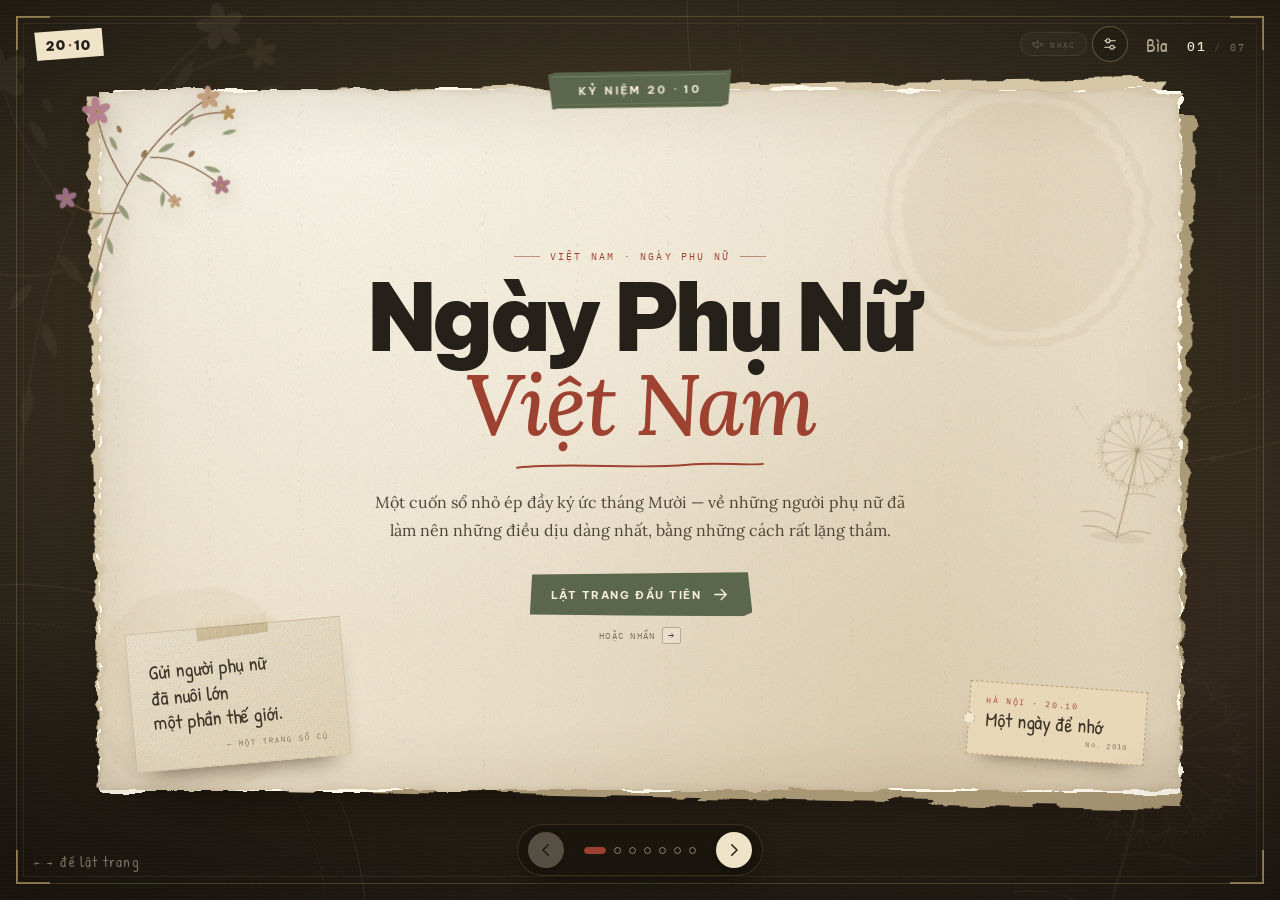
<file: index.html>
<!doctype html>
<html lang="vi">
<head>
<meta charset="utf-8">
<meta name="viewport" content="width=device-width, initial-scale=1, viewport-fit=cover">
<meta name="theme-color" content="#17130c">
<title>20.10 — Ngày Phụ nữ Việt Nam</title>
<meta name="description" content="Một cuốn sổ giấy cũ về ngày 20 tháng 10 — ngày Phụ nữ Việt Nam. Lật từng trang, đọc từng lời, và ghim lại một đóa hoa.">
<link rel="icon" href="data:image/svg+xml,%3Csvg xmlns='http://www.w3.org/2000/svg' viewBox='0 0 64 64'%3E%3Crect width='64' height='64' rx='8' fill='%2359654a'/%3E%3Ctext x='32' y='45' font-family='Georgia,serif' font-size='28' fill='%23f2e7d0' text-anchor='middle'%3E20%3C/text%3E%3C/svg%3E">
<link rel="preconnect" href="https://fonts.googleapis.com">
<link rel="preconnect" href="https://fonts.gstatic.com" crossorigin>
<link href="https://fonts.googleapis.com/css2?family=Be+Vietnam+Pro:wght@500;700;800;900&family=IBM+Plex+Mono:wght@400;500&family=Lora:ital,wght@0,400;0,500;1,400;1,500&family=Patrick+Hand&display=swap" rel="stylesheet">
<link rel="stylesheet" href="styles.css?v=20261020-track2">
</head>
<body>

<!-- ============ SVG filters & pressed botanicals ============ -->
<svg class="svg-defs" aria-hidden="true" focusable="false">
  <defs>
    <filter id="tornEdge" x="-8%" y="-8%" width="116%" height="116%" color-interpolation-filters="sRGB">
      <feTurbulence type="fractalNoise" baseFrequency="0.012 0.055" numOctaves="4" seed="17" result="noise"/>
      <feDisplacementMap in="SourceGraphic" in2="noise" scale="16" xChannelSelector="R" yChannelSelector="G"/>
    </filter>
    <filter id="tornEdgeFine" x="-6%" y="-6%" width="112%" height="112%" color-interpolation-filters="sRGB">
      <feTurbulence type="fractalNoise" baseFrequency="0.018 0.07" numOctaves="4" seed="5" result="noise"/>
      <feDisplacementMap in="SourceGraphic" in2="noise" scale="12" xChannelSelector="R" yChannelSelector="G"/>
    </filter>
    <filter id="stampRough" x="-10%" y="-10%" width="120%" height="120%">
      <feTurbulence type="fractalNoise" baseFrequency="0.9" numOctaves="2" seed="9" result="n"/>
      <feDisplacementMap in="SourceGraphic" in2="n" scale="1.1"/>
    </filter>

    <g id="leaf">
      <path d="M0 0C9 -6.5 21 -5.5 30 0C21 5.5 9 6.5 0 0Z" fill="#87906a"/>
      <path d="M2.5 0H27" stroke="#5f6547" stroke-width=".8" opacity=".5"/>
    </g>

    <g id="blossom">
      <g fill="currentColor">
        <ellipse cx="0" cy="-10" rx="5.6" ry="9.6"/>
        <ellipse cx="0" cy="-10" rx="5.6" ry="9.6" transform="rotate(72)"/>
        <ellipse cx="0" cy="-10" rx="5.6" ry="9.6" transform="rotate(144)"/>
        <ellipse cx="0" cy="-10" rx="5.6" ry="9.6" transform="rotate(216)"/>
        <ellipse cx="0" cy="-10" rx="5.6" ry="9.6" transform="rotate(288)"/>
      </g>
      <circle r="2.7" fill="#b18b52"/>
      <circle r="1.1" fill="#7d6136"/>
    </g>

    <g id="flowerBranchArt">
      <g fill="none" stroke="#7c5a3c" stroke-width="1.7" stroke-linecap="round">
        <path d="M40 352C58 292 78 238 112 190C142 148 180 112 238 84"/>
        <path d="M112 190C94 156 84 124 82 86"/>
        <path d="M148 156C180 158 210 176 240 206"/>
        <path d="M96 226C68 228 44 218 24 198"/>
        <path d="M180 128C204 108 232 102 262 108"/>
        <path d="M132 176C150 188 164 202 174 220"/>
      </g>
      <g opacity=".9">
        <use href="#leaf" transform="translate(58,300) rotate(112) scale(.9)"/>
        <use href="#leaf" transform="translate(76,258) rotate(82) scale(.85)"/>
        <use href="#leaf" transform="translate(96,214) rotate(62) scale(.9)"/>
        <use href="#leaf" transform="translate(126,178) rotate(28) scale(.8)"/>
        <use href="#leaf" transform="translate(160,150) rotate(-22) scale(.85)"/>
        <use href="#leaf" transform="translate(198,120) rotate(-46) scale(.8)"/>
        <use href="#leaf" transform="translate(220,178) rotate(24) scale(.8)"/>
        <use href="#leaf" transform="translate(74,230) rotate(142) scale(.8)"/>
        <use href="#leaf" transform="translate(96,120) rotate(70) scale(.75)"/>
        <use href="#leaf" transform="translate(250,136) rotate(-8) scale(.7)"/>
        <use href="#leaf" transform="translate(160,204) rotate(102) scale(.75)"/>
      </g>
      <use href="#blossom" transform="translate(82,84) scale(1.05)" style="color:#b07a8a"/>
      <use href="#blossom" transform="translate(238,84) scale(.85)" style="color:#c09a78"/>
      <use href="#blossom" transform="translate(240,206) scale(.7)" style="color:#a66f7c"/>
      <use href="#blossom" transform="translate(26,198) scale(.78)" style="color:#9d7286"/>
      <use href="#blossom" transform="translate(262,108) scale(.55)" style="color:#b18b52"/>
      <use href="#blossom" transform="translate(174,220) scale(.5)" style="color:#c09a78"/>
      <g fill="#8f6b45">
        <ellipse cx="140" cy="150" rx="3.4" ry="6" transform="rotate(38 140 150)"/>
        <ellipse cx="110" cy="112" rx="3" ry="5.4" transform="rotate(-18 110 112)"/>
        <ellipse cx="205" cy="158" rx="3.2" ry="5.6" transform="rotate(52 205 158)"/>
      </g>
    </g>

    <g id="dandelionSeed">
      <path d="M0 0V-58" stroke="#8d7350" stroke-width=".9"/>
      <path d="M0 -58L-8 -70M0 -58L0 -74M0 -58L8 -70M0 -58L-14 -64M0 -58L14 -64" stroke="#8d7350" stroke-width=".8" fill="none"/>
      <circle cy="-58" r="1.2" fill="#a3855c"/>
    </g>

    <g id="dandelionArt">
      <ellipse cx="130" cy="306" rx="48" ry="9" fill="#6f5a3e" opacity=".12"/>
      <g fill="none" stroke="#8d7350" stroke-linecap="round">
        <path d="M128 306C136 252 142 204 148 152" stroke-width="2"/>
        <path d="M128 306C112 292 92 288 68 292" stroke-width="1.3"/>
        <path d="M128 306C146 292 164 288 186 294" stroke-width="1.3"/>
        <path d="M122 274C104 264 84 262 62 268" stroke-width="1.1"/>
        <path d="M134 232C152 224 170 224 188 230" stroke-width="1"/>
      </g>
      <g opacity=".78" transform="translate(148,152)">
        <circle r="4" fill="#7c5a3c"/>
        <use href="#dandelionSeed" transform="rotate(0)"/>
        <use href="#dandelionSeed" transform="rotate(20)"/>
        <use href="#dandelionSeed" transform="rotate(40)"/>
        <use href="#dandelionSeed" transform="rotate(60)"/>
        <use href="#dandelionSeed" transform="rotate(80)"/>
        <use href="#dandelionSeed" transform="rotate(100)"/>
        <use href="#dandelionSeed" transform="rotate(120)"/>
        <use href="#dandelionSeed" transform="rotate(140)"/>
        <use href="#dandelionSeed" transform="rotate(160)"/>
        <use href="#dandelionSeed" transform="rotate(180)"/>
        <use href="#dandelionSeed" transform="rotate(200)"/>
        <use href="#dandelionSeed" transform="rotate(220)"/>
        <use href="#dandelionSeed" transform="rotate(240)"/>
        <use href="#dandelionSeed" transform="rotate(260)"/>
        <use href="#dandelionSeed" transform="rotate(280)"/>
        <use href="#dandelionSeed" transform="rotate(300)"/>
        <use href="#dandelionSeed" transform="rotate(320)"/>
        <use href="#dandelionSeed" transform="rotate(340)"/>
      </g>
      <g opacity=".5" fill="none" stroke="#8d7350">
        <use href="#dandelionSeed" transform="translate(218 100) rotate(24) scale(.78)"/>
        <use href="#dandelionSeed" transform="translate(62 122) rotate(-38) scale(.7)"/>
        <use href="#dandelionSeed" transform="translate(254 178) rotate(48) scale(.6)"/>
      </g>
    </g>
  </defs>
</svg>

<!-- ============ Atmosphere ============ -->
<div class="backdrop" aria-hidden="true">
  <span class="ring ring--1"></span>
  <span class="ring ring--2"></span>
  <svg class="bg-branch" viewBox="0 0 300 380"><use href="#flowerBranchArt"/></svg>
  <svg class="bg-dandelion" viewBox="0 0 300 340"><use href="#dandelionArt"/></svg>
</div>
<div class="petals" id="petals" aria-hidden="true"></div>
<span class="vignette" aria-hidden="true"></span>
<span class="grain" aria-hidden="true"></span>
<div class="frame" aria-hidden="true"><i></i><i></i><i></i><i></i></div>

<!-- ============ Chrome ============ -->
<header class="topbar">
  <a class="brand" href="#trang-1" aria-label="Về trang bìa">20<span>·</span>10</a>
  <div class="topbar__right">
    <div class="music-controls" id="musicControls">
    <button class="sound-toggle" id="soundToggle" type="button" aria-label="Bật nhạc nền" aria-pressed="false" title="Nhạc nền">
      <svg class="sound-toggle__icon sound-toggle__icon--off" viewBox="0 0 24 24" aria-hidden="true" fill="none" stroke="currentColor" stroke-width="1.7" stroke-linecap="round" stroke-linejoin="round">
        <path d="M4 9.4v5.2h3.4L13 19V5L7.4 9.4H4Z"/>
        <path d="m16.8 9.2 5 5.6M21.8 9.2l-5 5.6"/>
      </svg>
      <svg class="sound-toggle__icon sound-toggle__icon--on" viewBox="0 0 24 24" aria-hidden="true" fill="none" stroke="currentColor" stroke-width="1.7" stroke-linecap="round" stroke-linejoin="round">
        <path d="M4 9.4v5.2h3.4L13 19V5L7.4 9.4H4Z"/>
        <path d="M16.2 8.6a4.8 4.8 0 0 1 0 6.8"/>
        <path d="M19 6a8.4 8.4 0 0 1 0 12"/>
      </svg>
      <span class="sound-toggle__label">nhạc</span>
    </button>
      <button class="music-settings" id="musicSettings" type="button" aria-label="Chỉnh âm lượng nhạc" aria-controls="musicPanel" aria-expanded="false" title="Chỉnh âm lượng">
        <svg viewBox="0 0 24 24" fill="none" stroke="currentColor" stroke-width="1.6" stroke-linecap="round" aria-hidden="true"><path d="M4 7h16M4 17h16"/><circle cx="9" cy="7" r="3" fill="#25291f"/><circle cx="15" cy="17" r="3" fill="#25291f"/></svg>
      </button>
      <div class="music-panel" id="musicPanel" hidden>
        <div class="music-panel__heading"><label for="musicVolume">Âm lượng nhạc</label><output id="musicVolumeValue" for="musicVolume">22%</output></div>
        <input id="musicVolume" type="range" min="0" max="100" step="1" value="22" aria-label="Âm lượng nhạc">
        <p>Nhẹ một chút, vừa đủ nghe.</p>
      </div>
    </div>
    <span class="chapter-label" id="chapterLabel">Bìa</span>
    <span class="count"><b id="pageNow">01</b><i>/</i><span id="pageTotal">07</span></span>
  </div>
</header>

<p class="key-hint" aria-hidden="true">← → <span>để lật trang</span></p>

<!-- ============ The book ============ -->
<main class="book" id="book">

  <!-- ---------- 01 · cover ---------- -->
  <section class="page is-active" id="page-1" data-title="Bìa" aria-label="Trang 1 trên 7: Bìa">
    <div class="page-inner">
      <div class="paper-wrap">
        <span class="paper-shadow" aria-hidden="true"></span>
        <span class="paper-layer paper-layer--a" aria-hidden="true"></span>
        <span class="paper-layer paper-layer--b" aria-hidden="true"></span>
        <span class="paper-layer paper-layer--under" aria-hidden="true"></span>
        <span class="paper-layer paper-layer--main" aria-hidden="true"></span>

        <div class="sheet-tag">Kỷ niệm 20 · 10</div>

        <div class="paper-content cover">
          <div class="cover__inner">
            <p class="kicker reveal" style="--d:.05s">Việt Nam · Ngày Phụ nữ</p>
            <h1 class="cover__title reveal" style="--d:.12s">Ngày Phụ Nữ<br><em>Việt Nam</em></h1>
            <div class="ink-rule reveal" style="--d:.2s" aria-hidden="true">
              <svg viewBox="0 0 260 12"><path d="M2 8C60 2 120 10 180 5C210 2 240 6 258 4" fill="none" stroke="currentColor" stroke-width="2" stroke-linecap="round"/></svg>
            </div>
            <p class="lede reveal" style="--d:.26s">Một cuốn sổ nhỏ ép đầy ký ức tháng Mười — về những người phụ nữ đã làm nên những điều dịu dàng nhất, bằng những cách rất lặng thầm.</p>
            <button class="btn reveal" style="--d:.34s" type="button" data-next>
              Lật trang đầu tiên
              <svg viewBox="0 0 24 24" aria-hidden="true"><path d="M4 12h15M13 5l7 7-7 7" fill="none" stroke="currentColor" stroke-width="2" stroke-linecap="round" stroke-linejoin="round"/></svg>
            </button>
            <p class="cover__hint reveal" style="--d:.42s">hoặc nhấn <kbd>→</kbd></p>
          </div>
          <span class="folio">01</span>
        </div>

        <div class="ephemera" aria-hidden="true">
          <svg class="cover-flower" viewBox="0 0 300 380"><use href="#flowerBranchArt"/></svg>
          <svg class="cover-dandelion" viewBox="0 0 300 340"><use href="#dandelionArt"/></svg>

          <div class="cover-card">
            <span class="tape tape--card"></span>
            <p class="hand">Gửi người phụ nữ<br>đã nuôi lớn<br>một phần thế giới.</p>
            <span class="cover-card__sign">— một trang sổ cũ</span>
          </div>

          <div class="cover-ticket">
            <span class="ticket__top">Hà Nội · 20.10</span>
            <span class="ticket__main">Một ngày để nhớ</span>
            <span class="ticket__code">No. 2010</span>
          </div>
        </div>
      </div>
    </div>
  </section>

  <!-- ---------- 02 · origin ---------- -->
  <section class="page" id="page-2" data-title="Khởi nguồn" aria-label="Trang 2 trên 7: Khởi nguồn">
    <div class="page-inner">
      <div class="paper-wrap">
        <span class="paper-shadow" aria-hidden="true"></span>
        <span class="paper-layer paper-layer--a" aria-hidden="true"></span>
        <span class="paper-layer paper-layer--b" aria-hidden="true"></span>
        <span class="paper-layer paper-layer--under" aria-hidden="true"></span>
        <span class="paper-layer paper-layer--main" aria-hidden="true"></span>

        <div class="paper-content paper-content--top">
          <div class="chapter chapter--history">
            <div class="chapter__main">
              <p class="kicker reveal">Chương một · Khởi nguồn</p>
              <h2 class="h2 reveal" style="--d:.08s">Bắt đầu từ một<br><em>ngày tháng Mười</em></h2>
              <p class="body reveal" style="--d:.16s">Ngày 20.10.1930, Hội Phụ nữ Phản đế Đông Dương ra đời — tiền thân của Hội Liên hiệp Phụ nữ Việt Nam hôm nay. Từ dấu mốc ấy, tháng Mười có thêm một ngày để nhớ.</p>

              <ol class="timeline reveal" style="--d:.24s">
                <li>
                  <span class="timeline__date">20.10.1930</span>
                  <p>Hội Phụ nữ Phản đế Đông Dương thành lập.</p>
                </li>
                <li>
                  <span class="timeline__date">1965</span>
                  <p>Phụ nữ Việt Nam được tặng tám chữ vàng: <b>Anh hùng, Bất khuất, Trung hậu, Đảm đang</b>.</p>
                </li>
                <li>
                  <span class="timeline__date">Hôm nay</span>
                  <p>20.10 là Ngày Phụ nữ Việt Nam — không phải ngày nghỉ, mà là ngày để nhớ.</p>
                </li>
              </ol>

              <div class="eight-words reveal" style="--d:.3s">
                <span>Anh hùng</span><i>·</i><span>Bất khuất</span><i>·</i><span>Trung hậu</span><i>·</i><span>Đảm đang</span>
              </div>
              <p class="source reveal" style="--d:.34s">Tư liệu: Hội Liên hiệp Phụ nữ Việt Nam</p>
            </div>

            <div class="chapter__side">
              <span class="year-mark" aria-hidden="true">1930</span>

              <figure class="letter reveal" style="--d:.14s">
                <span class="tape tape--letter"></span>
                <p class="letter__date">Hà Nội, tháng Mười</p>
                <p class="letter__body hand">Ngày 20 tháng 10 năm 1930,<br>một tổ chức của phụ nữ Việt Nam ra đời.<br><br>Từ đó, tháng Mười có thêm<br>một lý do để nhớ.</p>
                <p class="letter__sign hand">— sổ tay lịch sử</p>

                <div class="postage" aria-hidden="true">
                  <div class="postage__inner">
                    <span class="postage__country">Việt Nam</span>
                    <svg class="postage__lotus" viewBox="0 0 64 44">
                      <g fill="none" stroke="currentColor" stroke-width="1.1" stroke-linejoin="round">
                        <path d="M32 38C26 30 25 20 32 8C39 20 38 30 32 38Z" fill="rgba(156,64,48,.12)"/>
                        <path d="M32 38C22 36 15 29 13 20C21 21 28 27 32 38Z" fill="rgba(156,64,48,.1)"/>
                        <path d="M32 38C42 36 49 29 51 20C43 21 36 27 32 38Z" fill="rgba(156,64,48,.1)"/>
                        <path d="M32 38C20 39 10 35 5 28C14 26 25 29 32 38Z"/>
                        <path d="M32 38C44 39 54 35 59 28C50 26 39 29 32 38Z"/>
                      </g>
                    </svg>
                    <span class="postage__value">20.10</span>
                    <span class="postage__year">1930 — 2026</span>
                  </div>
                </div>
              </figure>

              <p class="history-note hand reveal" style="--d:.22s">
                <span class="tape tape--history" aria-hidden="true"></span>
                Không phải ngẫu nhiên<br>mà lịch sử chọn một ngày tháng Mười.
                <span class="history-note__sign">— ghi chú bên lề</span>
              </p>

              <svg class="postmark" viewBox="0 0 150 150" aria-hidden="true">
                <defs><path id="pmArc" d="M75 75m-54 0a54 54 0 1 1 108 0"/></defs>
                <g fill="none" stroke="currentColor">
                  <circle cx="75" cy="75" r="61" stroke-width="2.2"/>
                  <circle cx="75" cy="75" r="48" stroke-width="1"/>
                </g>
                <text font-family="IBM Plex Mono, monospace" font-size="8.2" letter-spacing="1.5" fill="currentColor">
                  <textPath href="#pmArc" startOffset="50%" text-anchor="middle">HÀ NỘI · 20 THÁNG 10</textPath>
                </text>
                <text x="75" y="82" text-anchor="middle" font-family="Be Vietnam Pro, sans-serif" font-weight="800" font-size="21" fill="currentColor">20·10</text>
                <text x="75" y="95" text-anchor="middle" font-family="IBM Plex Mono, monospace" font-size="6.4" letter-spacing="2" fill="currentColor">VIỆT NAM</text>
              </svg>
            </div>
          </div>
          <span class="folio">02</span>
        </div>

        <div class="ephemera" aria-hidden="true">
          <svg class="sprig sprig--p2" viewBox="0 0 130 240">
            <path d="M64 236C58 190 60 140 76 88C84 62 92 46 100 34" stroke="#747a54" fill="none" stroke-width="1.6"/>
            <g fill="#747a54" opacity=".55">
              <ellipse cx="46" cy="200" rx="24" ry="5" transform="rotate(-26 46 200)"/>
              <ellipse cx="84" cy="184" rx="22" ry="4.6" transform="rotate(26 84 184)"/>
              <ellipse cx="49" cy="172" rx="22" ry="4.6" transform="rotate(-30 49 172)"/>
              <ellipse cx="88" cy="156" rx="20" ry="4.3" transform="rotate(28 88 156)"/>
              <ellipse cx="52" cy="144" rx="19" ry="4.1" transform="rotate(-32 52 144)"/>
              <ellipse cx="90" cy="130" rx="17" ry="3.8" transform="rotate(30 90 130)"/>
              <ellipse cx="58" cy="118" rx="16" ry="3.6" transform="rotate(-34 58 118)"/>
              <ellipse cx="92" cy="106" rx="14" ry="3.2" transform="rotate(32 92 106)"/>
              <ellipse cx="66" cy="94" rx="13" ry="3" transform="rotate(-36 66 94)"/>
              <ellipse cx="94" cy="82" rx="11" ry="2.6" transform="rotate(34 94 82)"/>
            </g>
          </svg>
        </div>
      </div>
    </div>
  </section>

  <!-- ---------- 03 · portraits ---------- -->
  <section class="page" id="page-3" data-title="Hình bóng" aria-label="Trang 3 trên 7: Hình bóng">
    <div class="page-inner">
      <div class="paper-wrap">
        <span class="paper-shadow" aria-hidden="true"></span>
        <span class="paper-layer paper-layer--a" aria-hidden="true"></span>
        <span class="paper-layer paper-layer--b" aria-hidden="true"></span>
        <span class="paper-layer paper-layer--under" aria-hidden="true"></span>
        <span class="paper-layer paper-layer--main" aria-hidden="true"></span>

        <div class="paper-content">
          <header class="chapter-head">
            <p class="kicker reveal">Chương hai · Hình bóng</p>
            <h2 class="h2 reveal" style="--d:.08s">Mềm như nước,<br><em>bền như đá</em></h2>
            <p class="body body--narrow reveal" style="--d:.16s">Có một vẻ đẹp Việt Nam không cần cất tiếng. Nó nằm trong tà áo đi qua gió, trong vành nón che nắng cho người, trong đóa sen vẫn nở ở nơi bùn nhất.</p>
          </header>

          <div class="gallery">
            <figure class="plate reveal" style="--rot:-3.2deg; --d:.2s">
              <span class="tape tape--plate"></span>
              <div class="plate__art">
                <svg viewBox="0 0 200 250" preserveAspectRatio="xMidYMid slice" role="img" aria-label="Minh họa hoa sen">
                  <defs>
                    <linearGradient id="lotusSky" x1="0" y1="0" x2="0" y2="1">
                      <stop offset="0" stop-color="#f1e2cc"/><stop offset="1" stop-color="#dcc6a5"/>
                    </linearGradient>
                  </defs>
                  <rect width="200" height="250" fill="url(#lotusSky)"/>
                  <circle cx="144" cy="60" r="36" fill="#c99a86" opacity=".26"/>
                  <ellipse cx="100" cy="210" rx="88" ry="24" fill="#8b9271" opacity=".22"/>
                  <path d="M16 214C58 224 142 224 184 214" stroke="#8b9271" fill="none" opacity=".3"/>
                  <path d="M28 182C40 152 80 146 98 168C90 194 48 202 28 182Z" fill="#7d8a68" opacity=".7"/>
                  <path d="M26 181C48 176 72 172 96 168" stroke="#5f6a4e" fill="none" opacity=".4"/>
                  <path d="M46 190L52 168M62 186L66 166M78 182L80 162" stroke="#5f6a4e" opacity=".3"/>
                  <path d="M101 156C103 176 102 192 100 212" stroke="#6f7d57" stroke-width="2" fill="none"/>
                  <g transform="translate(100,112)">
                    <path d="M0 42C-34 30-48 6-44-18C-24-8-8 12 0 42Z" fill="#b97f84" opacity=".85" stroke="#7a4c4c" stroke-width=".8"/>
                    <path d="M0 42C34 30 48 6 44-18C24-8 8 12 0 42Z" fill="#b97f84" opacity=".85" stroke="#7a4c4c" stroke-width=".8"/>
                    <path d="M0 42C-22 34-32 16-30-2C-16 6-4 24 0 42Z" fill="#d29ba0" stroke="#7a4c4c" stroke-width=".7"/>
                    <path d="M0 42C22 34 32 16 30-2C16 6 4 24 0 42Z" fill="#d29ba0" stroke="#7a4c4c" stroke-width=".7"/>
                    <path d="M0 44C-10 26-9 4 0-20C9 4 10 26 0 44Z" fill="#e5b6ba" stroke="#7a4c4c" stroke-width=".8"/>
                    <path d="M0 44C-14 34-20 18-18 2C-8 12-2 28 0 44Z" fill="#dca7ac"/>
                    <path d="M0 44C14 34 20 18 18 2C8 12 2 28 0 44Z" fill="#dca7ac"/>
                    <g fill="#a9675f">
                      <circle cx="-7" cy="12" r="1.1"/><circle cx="-3" cy="16" r="1.1"/><circle cx="2" cy="14" r="1.1"/><circle cx="6" cy="10" r="1.1"/><circle cx="0" cy="9" r="1.1"/>
                    </g>
                  </g>
                  <g transform="translate(153,152) rotate(12)">
                    <path d="M0 0C-8 18-10 34-4 50" stroke="#6f7d57" stroke-width="1.6" fill="none"/>
                    <path d="M0 0C-9-8-11-18-6-28C1-18 4-8 0 0Z" fill="#d29ba0" stroke="#7a4c4c" stroke-width=".7"/>
                    <path d="M0 0C7-9 9-18 5-27C-1-17-3-8 0 0Z" fill="#c98f98" stroke="#7a4c4c" stroke-width=".7"/>
                  </g>
                  <g transform="translate(52,88) rotate(-18)" stroke="#6b6349" fill="none" opacity=".55">
                    <path d="M0 0L26 0" stroke-width="1.2"/>
                    <ellipse cx="8" cy="-4" rx="9" ry="3" transform="rotate(-25 8 -4)"/>
                    <ellipse cx="8" cy="4" rx="9" ry="3" transform="rotate(25 8 4)"/>
                    <circle cx="0" cy="0" r="2" fill="#6b6349"/>
                  </g>
                </svg>
              </div>
              <figcaption>
                <span class="plate__name">Sen</span>
                <span class="plate__note">nở giữa bùn, vẫn thơm</span>
              </figcaption>
            </figure>

            <figure class="plate reveal" style="--rot:1.8deg; --d:.28s">
              <span class="tape tape--plate tape--plate-r"></span>
              <div class="plate__art">
                <svg viewBox="0 0 200 250" preserveAspectRatio="xMidYMid slice" role="img" aria-label="Minh họa áo dài trên móc treo">
                  <defs>
                    <linearGradient id="aodaiBg" x1="0" y1="0" x2="0" y2="1">
                      <stop offset="0" stop-color="#ecd8d2"/><stop offset="1" stop-color="#d6b6a2"/>
                    </linearGradient>
                  </defs>
                  <rect width="200" height="250" fill="url(#aodaiBg)"/>
                  <circle cx="100" cy="96" r="62" fill="#f4e4cf" opacity=".4"/>
                  <g fill="#a66f7a" opacity=".14">
                    <circle cx="28" cy="38" r="2"/><circle cx="35" cy="31" r="1.4"/><circle cx="22" cy="31" r="1.4"/>
                    <circle cx="172" cy="202" r="2"/><circle cx="179" cy="195" r="1.4"/><circle cx="166" cy="195" r="1.4"/>
                  </g>
                  <path d="M100 24C94 24 91 30 96 35C98 37 100 38 100 43" stroke="#8b6b45" fill="none" stroke-width="2"/>
                  <path d="M62 55L100 43L138 55" stroke="#8b6b45" stroke-width="3" fill="none" stroke-linecap="round"/>
                  <ellipse cx="100" cy="231" rx="54" ry="7" fill="#6b4f3a" opacity=".16"/>
                  <g fill="#cab995" opacity=".85">
                    <rect x="84" y="228" width="12" height="9" rx="2"/>
                    <rect x="104" y="228" width="12" height="9" rx="2"/>
                  </g>
                  <path d="M100 52C88 52 82 58 78 66L48 78C41 81 39 89 43 95L59 115L71 107L70 148L72 224C86 230 114 230 128 224L130 148L129 107L141 115L157 95C161 89 159 81 152 78L122 66C118 58 112 52 100 52Z" fill="#f4ebd8" stroke="#6d5a43" stroke-width="1.2" stroke-linejoin="round"/>
                  <path d="M92 52L92 44C96 42 104 42 108 44L108 52C104 55 96 55 92 52Z" fill="#eadcc0" stroke="#6d5a43" stroke-width="1"/>
                  <path d="M100 44L100 54" stroke="#b9a582" stroke-width=".8"/>
                  <path d="M100 58L100 220" stroke="#c4b393" stroke-width="1" stroke-dasharray="2 4"/>
                  <g fill="#9c6a5c">
                    <circle cx="100" cy="72" r="2.2"/><circle cx="100" cy="96" r="2.2"/><circle cx="100" cy="120" r="2.2"/><circle cx="100" cy="144" r="2.2"/>
                  </g>
                  <path d="M59 112L66 119M141 112L134 119" stroke="#b9a582" stroke-width=".9"/>
                  <path d="M80 160C84 184 84 204 84 222M120 160C116 184 116 204 116 222" stroke="#ddcdb0" stroke-width="1" fill="none"/>
                  <g transform="translate(100 204)" fill="none" stroke="#a56572" stroke-width=".9" opacity=".7">
                    <path d="M0 8C-8 2-8-6 0-6C8-6 8 2 0 8Z"/>
                    <path d="M0 8C-2 0-1-6 0-10C1-6 2 0 0 8Z"/>
                    <path d="M-14 10C-20 8-24 4-24 0C-18 0-12 4-8 9"/>
                    <path d="M14 10C20 8 24 4 24 0C18 0 12 4 8 9"/>
                  </g>
                  <path d="M132 50L143 65" stroke="#8b6b45" stroke-width="1"/>
                  <g transform="translate(143 65) rotate(8)">
                    <rect width="27" height="18" fill="#f7efdc" stroke="#8b6b45" stroke-width=".7"/>
                    <text x="13.5" y="12" text-anchor="middle" font-family="IBM Plex Mono, monospace" font-size="6" fill="#9c4030">20.10</text>
                  </g>
                </svg>
              </div>
              <figcaption>
                <span class="plate__name">Áo dài</span>
                <span class="plate__note">mềm mại, mà chẳng dễ cuốn đi</span>
              </figcaption>
            </figure>

            <figure class="plate reveal" style="--rot:-1.6deg; --d:.36s">
              <span class="tape tape--plate"></span>
              <div class="plate__art">
                <svg viewBox="0 0 200 250" preserveAspectRatio="xMidYMid slice" role="img" aria-label="Minh họa chiếc nón lá">
                  <defs>
                    <linearGradient id="nonlaBg" x1="0" y1="0" x2="0" y2="1">
                      <stop offset="0" stop-color="#eddfc2"/><stop offset="1" stop-color="#d3b98b"/>
                    </linearGradient>
                    <pattern id="hatWeave" width="6" height="6" patternUnits="userSpaceOnUse" patternTransform="rotate(35)">
                      <path d="M0 0V6" stroke="#8a6f47" stroke-width=".55" opacity=".4"/>
                    </pattern>
                    <clipPath id="hatClip">
                      <path d="M100 44C118 70 144 118 160 158C130 176 70 176 40 158C56 118 82 70 100 44Z"/>
                    </clipPath>
                  </defs>
                  <rect width="200" height="250" fill="url(#nonlaBg)"/>
                  <circle cx="148" cy="62" r="31" fill="#d8a56e" opacity=".38"/>
                  <g stroke="#8a7a51" fill="none" opacity=".38">
                    <path d="M0 196C50 186 150 186 200 196"/>
                    <path d="M0 208C50 198 150 198 200 208"/>
                    <path d="M0 221C50 211 150 211 200 221"/>
                    <path d="M0 235C50 225 150 225 200 235"/>
                  </g>
                  <g clip-path="url(#hatClip)">
                    <rect width="200" height="250" fill="#e2cfa8"/>
                    <rect width="200" height="250" fill="url(#hatWeave)" opacity=".55"/>
                  </g>
                  <g stroke="#8a724c" stroke-width=".7" opacity=".55" fill="none">
                    <path d="M100 46Q82 100 44 160"/>
                    <path d="M100 46Q88 104 68 168"/>
                    <path d="M100 46Q94 108 88 172"/>
                    <path d="M100 46Q100 112 100 174"/>
                    <path d="M100 46Q106 108 112 172"/>
                    <path d="M100 46Q112 104 132 168"/>
                    <path d="M100 46Q118 100 156 160"/>
                  </g>
                  <path d="M100 44C118 70 144 118 160 158C130 176 70 176 40 158C56 118 82 70 100 44Z" fill="none" stroke="#6f5a3e" stroke-width="1.4"/>
                  <path d="M40 158C66 178 134 178 160 158" fill="none" stroke="#6f5a3e" stroke-width="1.4"/>
                  <path d="M46 163C72 176 128 176 154 163" fill="none" stroke="#8a724c" stroke-width=".8"/>
                  <path d="M52 155C70 168 90 172 100 172" stroke="#9c4030" stroke-width="3" fill="none" opacity=".8"/>
                  <path d="M78 169L74 190M82 170L86 192" stroke="#9c4030" stroke-width="2.5" opacity=".8"/>
                  <g stroke="#8f7c4e" fill="none" opacity=".7">
                    <path d="M30 238C34 212 40 198 52 186"/>
                    <path d="M44 234C48 214 52 202 60 192"/>
                    <g fill="#b3955a" stroke="none">
                      <ellipse cx="52" cy="184" rx="2.2" ry="5" transform="rotate(24 52 184)"/>
                      <ellipse cx="47" cy="190" rx="2" ry="4.6" transform="rotate(52 47 190)"/>
                      <ellipse cx="58" cy="190" rx="2" ry="4.6" transform="rotate(-8 58 190)"/>
                      <ellipse cx="60" cy="190" rx="2" ry="4.6" transform="rotate(38 60 190)"/>
                      <ellipse cx="55" cy="198" rx="1.9" ry="4.2" transform="rotate(70 55 198)"/>
                    </g>
                  </g>
                </svg>
              </div>
              <figcaption>
                <span class="plate__name">Nón lá</span>
                <span class="plate__note">vành nón nghiêng, cả mùa gặt theo về</span>
              </figcaption>
            </figure>
          </div>

          <div class="quote-strip reveal" style="--d:.44s">
            <p class="hand">“Đẹp không phải vì dịu dàng. Đẹp vì vừa dịu dàng,<br>vừa không gì bẻ gãy được.”</p>
            <span class="quote-strip__stamp">Trung hậu<br>· Đảm đang ·</span>
          </div>
          <span class="folio">03</span>
        </div>

        <div class="ephemera" aria-hidden="true">
          <svg class="sprig sprig--p3" viewBox="0 0 130 240">
            <path d="M64 236C58 190 60 140 76 88C84 62 92 46 100 34" stroke="#747a54" fill="none" stroke-width="1.6"/>
            <g fill="#747a54" opacity=".55">
              <ellipse cx="46" cy="200" rx="24" ry="5" transform="rotate(-26 46 200)"/>
              <ellipse cx="84" cy="184" rx="22" ry="4.6" transform="rotate(26 84 184)"/>
              <ellipse cx="49" cy="172" rx="22" ry="4.6" transform="rotate(-30 49 172)"/>
              <ellipse cx="88" cy="156" rx="20" ry="4.3" transform="rotate(28 88 156)"/>
              <ellipse cx="52" cy="144" rx="19" ry="4.1" transform="rotate(-32 52 144)"/>
              <ellipse cx="90" cy="130" rx="17" ry="3.8" transform="rotate(30 90 130)"/>
              <ellipse cx="58" cy="118" rx="16" ry="3.6" transform="rotate(-34 58 118)"/>
            </g>
            <use href="#blossom" transform="translate(100,32) scale(.42)" style="color:#a66f7a"/>
          </svg>
        </div>
      </div>
    </div>
  </section>

  <!-- ---------- 04 · everyday ---------- -->
  <section class="page" id="page-4" data-title="Những người quanh ta" aria-label="Trang 4 trên 7: Những người quanh ta">
    <div class="page-inner">
      <div class="paper-wrap">
        <span class="paper-shadow" aria-hidden="true"></span>
        <span class="paper-layer paper-layer--a" aria-hidden="true"></span>
        <span class="paper-layer paper-layer--b" aria-hidden="true"></span>
        <span class="paper-layer paper-layer--under" aria-hidden="true"></span>
        <span class="paper-layer paper-layer--main" aria-hidden="true"></span>

        <div class="paper-content">
          <header class="chapter-head chapter-head--center">
            <p class="kicker kicker--center reveal">Chương ba · Những người quanh ta</p>
            <h2 class="h2 reveal" style="--d:.08s">Không chỉ là<br><em>một ngày</em></h2>
            <p class="body reveal" style="--d:.16s">Họ ở trong căn nhà này, lớp học này, văn phòng này. Và thường là người thức dậy sớm nhất.</p>
          </header>

          <div class="note-grid">
            <article class="note-card reveal" style="--r:-2.6deg; --bg:#f3e3b3; --d:.18s">
              <span class="pin pin--red"></span><span class="note-card__index">01</span>
              <p>Người nhớ sinh nhật của cả nhà, trừ của mình.</p>
            </article>
            <article class="note-card reveal" style="--r:1.8deg; --bg:#efd6d4; --d:.24s">
              <span class="pin pin--blue"></span><span class="note-card__index">02</span>
              <p>Người thức khuya để mọi thứ kịp xong trước bình minh.</p>
            </article>
            <article class="note-card reveal" style="--r:-1.4deg; --bg:#dfe4cf; --d:.3s">
              <span class="pin pin--gold"></span><span class="note-card__index">03</span>
              <p>Người nói “không sao đâu” khi rõ ràng là có sao.</p>
            </article>
            <article class="note-card reveal" style="--r:2.2deg; --bg:#dfe7ea; --d:.36s">
              <span class="pin pin--red"></span><span class="note-card__index">04</span>
              <p>Người làm việc bằng sự tử tế, không bằng tiếng nói to.</p>
            </article>
            <article class="note-card reveal" style="--r:-2deg; --bg:#e8d3c4; --d:.42s">
              <span class="pin pin--blue"></span><span class="note-card__index">05</span>
              <p>Người mẹ, người chị, người bạn — và cũng là chính mình.</p>
            </article>
            <article class="note-card reveal" style="--r:1.2deg; --bg:#f6ecd6; --d:.48s">
              <span class="pin pin--gold"></span><span class="note-card__index">06</span>
              <p>Người dạy con gái rằng: mình có quyền được ưu tiên chính mình.</p>
            </article>
          </div>

          <p class="closing hand reveal" style="--d:.54s">Cảm ơn, vì đã có mặt.</p>
          <span class="folio">04</span>
        </div>
      </div>
    </div>
  </section>

  <!-- ---------- 05 · wishes ---------- -->
  <section class="page" id="page-5" data-title="Gửi gắm" aria-label="Trang 5 trên 7: Gửi gắm">
    <div class="page-inner">
      <div class="paper-wrap">
        <span class="paper-shadow" aria-hidden="true"></span>
        <span class="paper-layer paper-layer--a" aria-hidden="true"></span>
        <span class="paper-layer paper-layer--b" aria-hidden="true"></span>
        <span class="paper-layer paper-layer--under" aria-hidden="true"></span>
        <span class="paper-layer paper-layer--main" aria-hidden="true"></span>

        <div class="paper-content">
          <header class="chapter-head chapter-head--split">
            <div>
              <p class="kicker reveal">Chương bốn · Gửi gắm</p>
              <h2 class="h2 reveal" style="--d:.08s">Gửi một lời,<br><em>nhận một đóa hoa</em></h2>
            </div>
            <p class="body reveal" style="--d:.16s">Viết xuống điều bạn chưa kịp nói. Nó sẽ được ghim lại đây — như một đóa hoa ép giữa trang sổ.</p>
          </header>

          <div class="wish-grid">
            <form class="wish-form no-advance reveal" id="wishForm" style="--d:.22s" novalidate>
              <span class="tape tape--form" aria-hidden="true"></span>
              <div class="field">
                <label for="wishName">Gửi tới</label>
                <input id="wishName" name="name" type="text" maxlength="24" autocomplete="off" placeholder="mẹ, chị, em, bạn, chính bạn...">
              </div>
              <div class="field">
                <label for="wishText">Lời nhắn</label>
                <textarea id="wishText" name="message" maxlength="140" rows="3" placeholder="Một điều nhỏ thôi..." aria-describedby="wishHint"></textarea>
              </div>
              <div class="wish-form__foot">
                <span class="char-count" id="wishCount">0 / 140</span>
                <button class="btn" type="submit">
                  Ghim lời nhắn
                  <svg viewBox="0 0 24 24" aria-hidden="true"><path d="M12 3v13M6 10l6 6 6-6" fill="none" stroke="currentColor" stroke-width="2" stroke-linecap="round" stroke-linejoin="round"/></svg>
                </button>
              </div>
              <p class="wish-form__hint" id="wishHint" role="status">Lời nhắn được lưu trực tuyến và hiển thị công khai cho mọi người.</p>
            </form>

            <div class="wish-wall-wrap no-advance reveal" style="--d:.3s">
              <form id="wishSearchForm" class="wish-search no-advance" role="search">
                <label for="wishSearchTerm">Tìm trong lời chúc</label>
                <div class="wish-search__row">
                  <input id="wishSearchTerm" type="search" maxlength="140" placeholder="Từ, cụm từ hoặc @tên…" aria-describedby="wishSearchHelp">
                  <button id="wishSearchButton" class="wish-wall-controls__button" type="submit">Tìm</button>
                  <button id="wishSearchClear" class="wish-wall-controls__button" type="button" hidden>Xem tất cả</button>
                </div>
                <p id="wishSearchHelp">Không phân biệt hoa/thường, giữ nguyên dấu. Mỗi lời chúc tính một lần.</p>
                <p id="wishSearchSummary" role="status" hidden></p>
              </form>
              <div class="wish-wall" id="wishWall" aria-label="Tường lời chúc"></div>
              <p class="wish-wall__caption hand">những lời chưa kịp nói, được ghim lại đây. <span class="wall-more">trượt ngang →</span></p>
              <div class="wish-wall-controls no-advance" aria-label="Xem lời nhắn">
                <button class="wish-wall-controls__button" id="wishNewer" type="button" disabled>← Mới hơn</button>
                <span id="wishPageInfo">Trang 1</span>
                <button class="wish-wall-controls__button" id="wishOlder" type="button" disabled>Cũ hơn →</button>
                <button class="wish-wall-controls__button" id="wishRefresh" type="button">Làm mới</button>
              </div>
              <p class="wish-wall-status" id="wishWallStatus" role="status">Đang tải lời nhắn…</p>
            </div>
          </div>
          <span class="folio">05</span>
        </div>

        <div class="ephemera" aria-hidden="true">
          <svg class="sprig sprig--p5" viewBox="0 0 130 240">
            <path d="M64 236C58 190 60 140 76 88C84 62 92 46 100 34" stroke="#747a54" fill="none" stroke-width="1.6"/>
            <g fill="#747a54" opacity=".5">
              <ellipse cx="46" cy="200" rx="24" ry="5" transform="rotate(-26 46 200)"/>
              <ellipse cx="84" cy="184" rx="22" ry="4.6" transform="rotate(26 84 184)"/>
              <ellipse cx="49" cy="172" rx="22" ry="4.6" transform="rotate(-30 49 172)"/>
              <ellipse cx="88" cy="156" rx="20" ry="4.3" transform="rotate(28 88 156)"/>
              <ellipse cx="52" cy="144" rx="19" ry="4.1" transform="rotate(-32 52 144)"/>
              <ellipse cx="90" cy="130" rx="17" ry="3.8" transform="rotate(30 90 130)"/>
            </g>
            <use href="#blossom" transform="translate(100,32) scale(.4)" style="color:#b07a8a"/>
          </svg>
        </div>
      </div>
    </div>
  </section>

  <!-- ---------- 06 · finale ---------- -->
  <section class="page" id="page-6" data-title="Một ngày dịu dàng" aria-label="Trang 6 trên 7: Lời kết">
    <div class="page-inner">
      <div class="paper-wrap">
        <span class="paper-shadow" aria-hidden="true"></span>
        <span class="paper-layer paper-layer--a" aria-hidden="true"></span>
        <span class="paper-layer paper-layer--b" aria-hidden="true"></span>
        <span class="paper-layer paper-layer--under" aria-hidden="true"></span>
        <span class="paper-layer paper-layer--main" aria-hidden="true"></span>

        <div class="paper-content finale">
          <div class="finale__inner">
            <p class="kicker kicker--center reveal">20 · 10 · Việt Nam</p>
            <h2 class="display finale__title reveal" style="--d:.08s">Một ngày<br><em>thật dịu dàng</em></h2>
            <p class="lede reveal" style="--d:.16s">Gửi đến mẹ, chị, em, bạn — và cả bạn, người đang đọc những dòng này: mong bạn đủ dịu dàng để thương người, và đủ mạnh mẽ để thương mình trước tiên.</p>
            <div class="finale__actions reveal" style="--d:.24s">
              <button class="btn" id="flowerBtn" type="button">
                Thả một đóa hoa
                <svg viewBox="0 0 24 24" aria-hidden="true"><path d="M12 21c-4-3.5-7-6.6-7-10.2A4.1 4.1 0 0 1 12 8a4.1 4.1 0 0 1 7 2.8C19 14.4 16 17.5 12 21Z" fill="none" stroke="currentColor" stroke-width="1.8" stroke-linejoin="round"/></svg>
              </button>
              <button class="btn-ghost" type="button" data-go="0">Lật lại từ đầu ↺</button>
              <button class="btn-ghost" type="button" data-next>Ghé góc trò chuyện →</button>
            </div>
            <p class="finale__sign hand reveal" style="--d:.34s">và đừng quên dành một đóa cho chính mình.</p>
          </div>

          <div class="finale__stamp" aria-hidden="true"><span>20</span><b>.</b><span>10</span><small>Hà Nội</small></div>
          <span class="folio">06</span>
        </div>

        <div class="ephemera" aria-hidden="true">
          <svg class="sprig sprig--finale-l" viewBox="0 0 130 240">
            <path d="M64 236C58 190 60 140 76 88C84 62 92 46 100 34" stroke="#747a54" fill="none" stroke-width="1.6"/>
            <g fill="#747a54" opacity=".45">
              <ellipse cx="46" cy="200" rx="24" ry="5" transform="rotate(-26 46 200)"/>
              <ellipse cx="84" cy="184" rx="22" ry="4.6" transform="rotate(26 84 184)"/>
              <ellipse cx="49" cy="172" rx="22" ry="4.6" transform="rotate(-30 49 172)"/>
              <ellipse cx="88" cy="156" rx="20" ry="4.3" transform="rotate(28 88 156)"/>
              <ellipse cx="52" cy="144" rx="19" ry="4.1" transform="rotate(-32 52 144)"/>
              <ellipse cx="90" cy="130" rx="17" ry="3.8" transform="rotate(30 90 130)"/>
            </g>
            <use href="#blossom" transform="translate(100,32) scale(.5)" style="color:#a66f7a"/>
          </svg>
          <svg class="sprig sprig--finale-r" viewBox="0 0 130 240">
            <path d="M64 236C58 190 60 140 76 88C84 62 92 46 100 34" stroke="#747a54" fill="none" stroke-width="1.6"/>
            <g fill="#747a54" opacity=".4">
              <ellipse cx="46" cy="200" rx="24" ry="5" transform="rotate(-26 46 200)"/>
              <ellipse cx="84" cy="184" rx="22" ry="4.6" transform="rotate(26 84 184)"/>
              <ellipse cx="49" cy="172" rx="22" ry="4.6" transform="rotate(-30 49 172)"/>
              <ellipse cx="88" cy="156" rx="20" ry="4.3" transform="rotate(28 88 156)"/>
            </g>
            <use href="#blossom" transform="translate(100,32) scale(.35)" style="color:#c09a78"/>
          </svg>
        </div>
      </div>
    </div>
  </section>

  <!-- ---------- 07 · common room ---------- -->
  <section class="page" id="page-7" data-title="Góc trò chuyện" aria-label="Trang 7 trên 7: Góc trò chuyện">
    <div class="page-inner">
      <div class="paper-wrap">
        <span class="paper-shadow" aria-hidden="true"></span>
        <span class="paper-layer paper-layer--a" aria-hidden="true"></span>
        <span class="paper-layer paper-layer--b" aria-hidden="true"></span>
        <span class="paper-layer paper-layer--under" aria-hidden="true"></span>
        <span class="paper-layer paper-layer--main" aria-hidden="true"></span>
        <div class="paper-content paper-content--top chat-page">
          <header class="chapter-head chapter-head--split">
            <div>
              <p class="kicker reveal">Một góc nhỏ · Cùng ngồi lại</p>
              <h2 class="h2 reveal" style="--d:.08s">Kể nhau nghe<br><em>một chút thôi.</em></h2>
            </div>
            <p class="body reveal" style="--d:.16s">Sau những lời chúc, mình ngồi lại một chút. Chào nhau, kể một chuyện nhỏ, để tháng Mười thêm gần.</p>
          </header>
          <div class="chat-room no-advance reveal" style="--d:.22s">
            <header class="chat-room__header">
              <span class="chat-room__label">GÓC TRÒ CHUYỆN CHUNG</span>
              <button class="chat-text-button" id="chatRefresh" type="button">Làm mới ↻</button>
            </header>
            <div class="chat-history"><button class="chat-text-button" id="chatOlder" type="button" disabled>Xem tin trước ↑</button></div>
            <div class="chat-feed" id="chatFeed" role="log" aria-label="Tin nhắn phòng chung" aria-live="polite" aria-relevant="additions text" tabindex="0">
              <p class="chat-empty hand" id="chatEmpty">Đang mở góc trò chuyện…</p>
            </div>
            <p class="chat-connection" id="chatConnection" role="status">Tin mới tự cập nhật khi bạn mở trang này.</p>
            <form class="chat-form" id="chatForm" novalidate>
              <div class="chat-name-row"><label for="chatName">Mọi người gọi bạn là</label><input id="chatName" name="display_name" maxlength="24" autocomplete="nickname" placeholder="Tên của bạn…" required></div>
              <label class="sr-only" for="chatMessage">Tin nhắn của bạn</label>
              <textarea id="chatMessage" name="message" maxlength="500" rows="2" placeholder="Một lời chào, một chuyện nhỏ…" required aria-describedby="chatHint"></textarea>
              <div class="chat-form__foot"><span id="chatCount">0 / 500</span><span class="chat-key-hint">Ctrl + Enter để gửi</span><button class="btn" id="chatSend" type="submit">Gửi tin <svg viewBox="0 0 24 24" fill="none" stroke="currentColor" stroke-width="1.7" aria-hidden="true"><path d="m4 4 17 8-17 8 3-8-3-8Zm3 8h14" stroke-linejoin="round"/></svg></button></div>
              <p class="chat-hint" id="chatHint" role="status">Tin nhắn được lưu trực tuyến và mọi người đều đọc được.</p>
            </form>
          </div>
          <span class="folio">07</span>
        </div>
      </div>
    </div>
  </section>
</main>

<!-- ============ Navigation ============ -->
<nav class="nav" aria-label="Chuyển cảnh">
  <button class="nav__arrow" id="prevBtn" type="button" aria-label="Trang trước">
    <svg viewBox="0 0 24 24" aria-hidden="true"><path d="M15 5l-7 7 7 7" fill="none" stroke="currentColor" stroke-width="2" stroke-linecap="round" stroke-linejoin="round"/></svg>
  </button>
  <div class="dots" id="dots" role="group" aria-label="Chọn trang">
    <button class="dot is-on" type="button" data-page="1" aria-label="Trang 1: Bìa" aria-current="true"></button>
    <button class="dot" type="button" data-page="2" aria-label="Trang 2: Khởi nguồn"></button>
    <button class="dot" type="button" data-page="3" aria-label="Trang 3: Hình bóng"></button>
    <button class="dot" type="button" data-page="4" aria-label="Trang 4: Những người quanh ta"></button>
    <button class="dot" type="button" data-page="5" aria-label="Trang 5: Gửi gắm"></button>
    <button class="dot" type="button" data-page="6" aria-label="Trang 6: Lời kết"></button>
    <button class="dot" type="button" data-page="7" aria-label="Trang 7: Góc trò chuyện"></button>
  </div>
  <button class="nav__arrow" id="nextBtn" type="button" aria-label="Trang sau">
    <svg viewBox="0 0 24 24" aria-hidden="true"><path d="M9 5l7 7-7 7" fill="none" stroke="currentColor" stroke-width="2" stroke-linecap="round" stroke-linejoin="round"/></svg>
  </button>
</nav>

<div class="burst" id="burst" aria-hidden="true"></div>
<p class="sr-only" id="live" aria-live="polite"></p>

<!-- ============ Ambient audio ============ -->
<audio id="bgMusic" src="audio/nhac-nen.m4a" loop preload="metadata"></audio>

<script src="wishes-config.js?v=20261020-pin1"></script>
<script src="wishes-session.js?v=20261020-track2"></script>
<script src="wishes-api.js?v=20261020-track2"></script>
<script src="script.js?v=20261020-track2"></script>
<script src="music-player.js?v=20261020-chat1"></script>
<script src="chat-api.js?v=20261020-chat1"></script>
<script src="chat.js?v=20261020-chat1"></script>
</body>
</html>
</file>
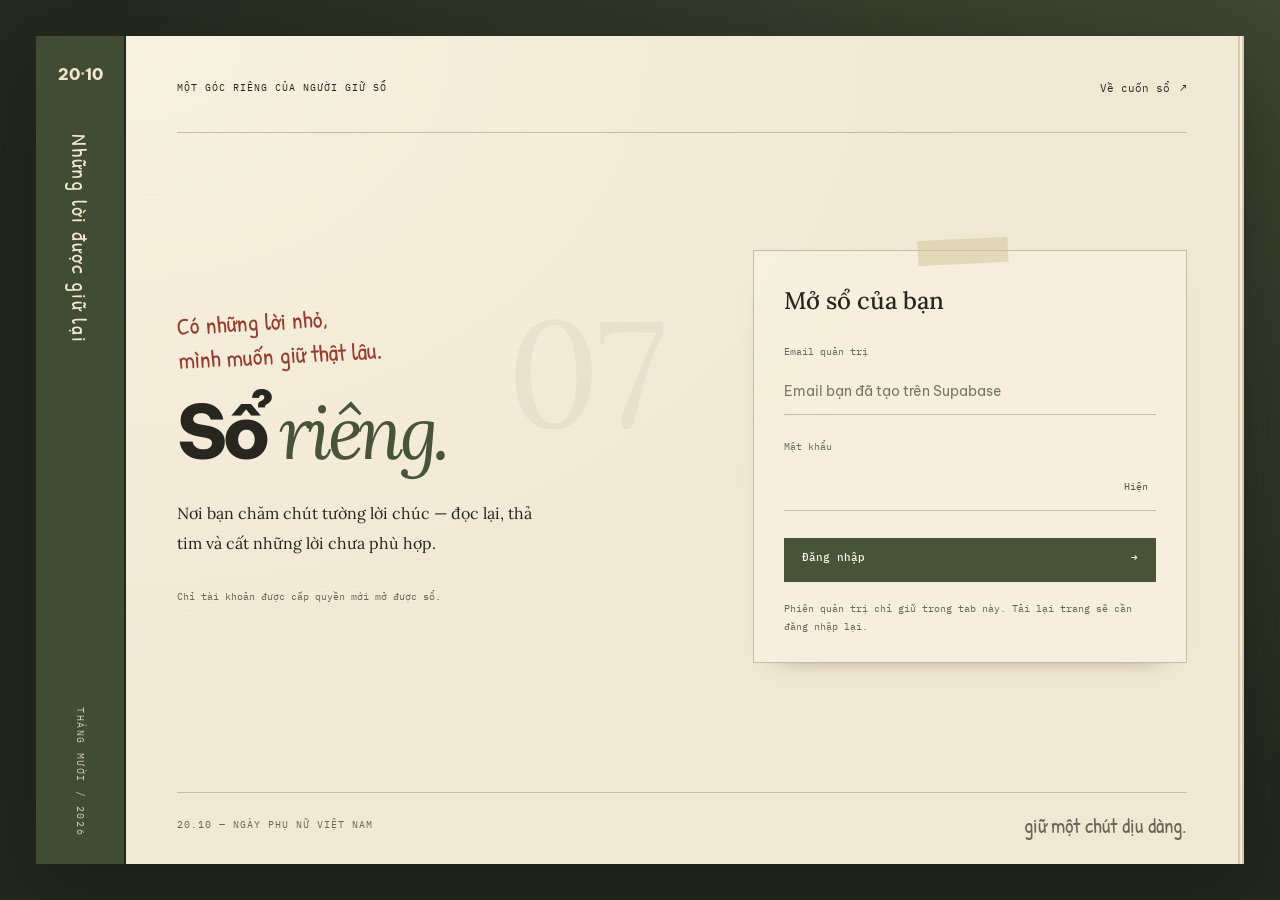
<file: so-rieng-84cab46642c7.html>
<!doctype html>
<html lang="vi">
<head>
  <meta charset="utf-8">
  <meta name="viewport" content="width=device-width, initial-scale=1, viewport-fit=cover">
  <meta name="robots" content="noindex, nofollow, noarchive">
  <meta name="referrer" content="no-referrer">
  <meta name="theme-color" content="#25291f">
  <title>Sổ riêng · 20.10</title>
  <link rel="preconnect" href="https://fonts.googleapis.com">
  <link rel="preconnect" href="https://fonts.gstatic.com" crossorigin>
  <link href="https://fonts.googleapis.com/css2?family=Be+Vietnam+Pro:wght@400;500;600;700;800&family=IBM+Plex+Mono:wght@400;500&family=Lora:ital,wght@0,400;0,500;1,400&family=Patrick+Hand&display=swap" rel="stylesheet">
  <link rel="stylesheet" href="wishes-admin.css?v=20261020-track1">
</head>
<body>
  <a class="skip-link" href="#main">Đến nội dung</a>
  <main class="notebook" id="main">
    <aside class="spine" aria-label="Sổ riêng">
      <a class="edition" href="./#trang-5" aria-label="Về cuốn sổ 20 tháng 10">20<span>·</span>10</a>
      <span class="spine__name">Những lời được giữ lại</span>
      <span class="spine__year">THÁNG MƯỜI / 2026</span>
    </aside>
    <div class="paper">
      <header class="masthead">
        <span class="eyebrow">MỘT GÓC RIÊNG CỦA NGƯỜI GIỮ SỔ</span>
        <a class="text-link" href="./#trang-5">Về cuốn sổ <span aria-hidden="true">↗</span></a>
      </header>

      <section class="login" id="loginPanel" aria-labelledby="loginTitle">
        <div class="intro">
          <span class="chapter-number" aria-hidden="true">07</span>
          <p class="handwritten">Có những lời nhỏ,<br>mình muốn giữ thật lâu.</p>
          <h1 id="loginTitle">Sổ <em>riêng.</em></h1>
          <p class="intro__body">Nơi bạn chăm chút tường lời chúc — đọc lại, thả tim và cất những lời chưa phù hợp.</p>
          <p class="annotation">Chỉ tài khoản được cấp quyền mới mở được sổ.</p>
        </div>
        <form id="loginForm" class="login-form">
          <span class="tape" aria-hidden="true"></span>
          <h2>Mở sổ của bạn</h2>
          <label for="adminEmail">Email quản trị</label>
          <input id="adminEmail" type="email" autocomplete="username" required placeholder="Email bạn đã tạo trên Supabase">
          <label for="adminPassword">Mật khẩu</label>
          <div class="password-field">
            <input id="adminPassword" type="password" autocomplete="current-password" required>
            <button id="showPassword" class="password-toggle" type="button" aria-label="Hiện mật khẩu" aria-pressed="false">Hiện</button>
          </div>
          <button class="button button--primary" id="loginButton" type="submit">Đăng nhập <span aria-hidden="true">→</span></button>
          <p class="form-status" id="loginStatus" role="status">Phiên quản trị chỉ giữ trong tab này. Tải lại trang sẽ cần đăng nhập lại.</p>
        </form>
      </section>

      <section id="dashboard" hidden aria-labelledby="dashboardTitle">
        <div class="dashboard-heading">
          <div><p class="handwritten">Chăm chút từng lời, giữ lại từng thương.</p><h1 id="dashboardTitle">Người <em>giữ sổ.</em></h1></div>
          <div class="account"><span id="accountEmail"></span><button class="text-button" id="logoutButton" type="button">Đăng xuất</button></div>
        </div>
        <div class="resource-tabs" role="group" aria-label="Loại nội dung quản lý"><button type="button" id="wishesKind" aria-pressed="true">Lời chúc</button><button type="button" id="chatKind" aria-pressed="false">Trò chuyện</button></div>
        <details id="wordTracker" class="word-tracker">
          <summary>Theo dõi từ <span>TRANG 5</span></summary>
          <p class="tracker-help">Tìm trong nội dung mọi lời chúc đang trên tường. Không phân biệt hoa/thường, giữ nguyên dấu; mỗi lời chúc được tính một lần dù lặp từ nhiều lần. Không tính thùng rác.</p>
          <form id="trackForm" class="search-form">
            <div class="search-field"><label for="trackTerm">Từ hoặc cụm từ cần theo dõi</label><input id="trackTerm" type="search" maxlength="140" required placeholder="Ví dụ: yêu thương, @Lan…"><button id="trackButton" class="button" type="submit">Theo dõi</button></div>
          </form>
          <p id="trackStatus" class="dashboard-status" role="status">Nhập nội dung rồi bấm Theo dõi để xem tổng số và danh sách.</p>
          <div id="trackResults" class="letters" aria-label="Lời chúc chứa từ đang theo dõi"></div>
          <nav id="trackPagination" class="pagination" aria-label="Trang kết quả theo dõi" hidden><button id="trackPrevious" class="button" type="button">← Trang trước</button><span id="trackPage"></span><button id="trackNext" class="button" type="button">Trang sau →</button></nav>
        </details>
        <dl class="totals" aria-label="Tổng quan nội dung">
          <div><dt id="visibleCountLabel">Đang trên tường</dt><dd id="visibleCount">—</dd></div>
          <div id="favoriteTotal"><dt>Lượt yêu thích</dt><dd id="favoriteCount">—</dd></div>
          <div><dt>Trong thùng rác</dt><dd id="trashCount">—</dd></div>
        </dl>
        <div class="toolbar">
          <div class="filters" role="group" aria-label="Lọc lời chúc">
            <button id="visibleFilter" class="filter is-active" type="button" aria-pressed="true">Trên tường</button>
            <button id="trashFilter" class="filter" type="button" aria-pressed="false">Thùng rác</button>
          </div>
          <button class="text-button" id="refreshButton" type="button">Làm mới ↻</button>
        </div>
        <form id="searchForm" class="search-form" role="search">
          <div class="search-field"><label for="adminSearch" id="adminSearchLabel">Tìm trong lời chúc</label><input id="adminSearch" type="search" maxlength="140" placeholder="Người nhận hoặc một điều bạn nhớ…"><button class="button" type="submit">Tìm</button></div>
          <div class="sort-field"><label for="adminSort">Sắp xếp</label><select id="adminSort"><option value="newest">Mới nhất</option><option value="favorites">Nhiều yêu thích</option></select></div>
        </form>
        <p id="adminStatus" class="dashboard-status" role="status"></p>
        <div id="adminWishes" class="letters" aria-label="Danh sách nội dung"></div>
        <nav class="pagination" aria-label="Trang nội dung"><button class="button" id="adminPrevious" type="button" disabled>← Trang trước</button><span id="adminPage">Trang 1</span><button class="button" id="adminNext" type="button" disabled>Trang sau →</button></nav>
        <p class="endnote" id="adminEndnote">Lời đưa vào thùng rác sẽ ẩn khỏi tường chung. Bạn luôn có thể khôi phục lại.</p>
      </section>
      <footer class="footer"><span>20.10 — NGÀY PHỤ NỮ VIỆT NAM</span><span class="handwritten">giữ một chút dịu dàng.</span></footer>
    </div>
  </main>
  <script src="wishes-config.js?v=20261020-chat1"></script>
  <script src="wishes-session.js?v=20261020-track1"></script>
  <script src="wishes-admin-api.js?v=20261020-track1"></script>
  <script src="wishes-admin.js?v=20261020-track1"></script>
  <script src="wishes-tracker.js?v=20261020-track1"></script>
</body>
</html>
</file>
<file: styles.css>
/* =========================================================
   20.10 — Ngày Phụ nữ Việt Nam
   Một cuốn sổ giấy cũ: torn paper, tape, pressed flowers,
   page-flip transitions.
   ========================================================= */

/* ---------- tokens ---------- */
:root {
  --paper: #f1e6cf;
  --paper-2: #e7d7b7;
  --paper-3: #d9c59f;
  --paper-edge: #fcf7e9;
  --ink: #241f18;
  --ink-2: #4c4435;
  --ink-3: #786c56;
  --rust: #9c4030;
  --rust-deep: #7d2f24;
  --olive: #59654a;
  --olive-deep: #404a35;
  --sage: #7f8a6b;
  --rose: #a66f7a;
  --gold: #b18b52;
  --blue: #70878f;

  --display: "Be Vietnam Pro", "Segoe UI", system-ui, sans-serif;
  --serif: "Lora", Georgia, "Times New Roman", serif;
  --hand: "Patrick Hand", "Segoe Print", "Bradley Hand", cursive;
  --mono: "IBM Plex Mono", Consolas, "Courier New", monospace;

  --sheet-max: 700px;
  --sheet-width: 1080px;

  --ease-page: cubic-bezier(.2, .8, .2, 1);
  --noise: url("data:image/svg+xml,%3Csvg xmlns='http://www.w3.org/2000/svg' width='180' height='180'%3E%3Cfilter id='n'%3E%3CfeTurbulence type='fractalNoise' baseFrequency='.85' numOctaves='4' stitchTiles='stitch'/%3E%3C/filter%3E%3Crect width='180' height='180' filter='url(%23n)' opacity='.5'/%3E%3C/svg%3E");
}

* { box-sizing: border-box; }

html, body { height: 100%; }

body {
  margin: 0;
  background: #17130c;
  color: var(--ink);
  font-family: var(--serif);
  overflow: hidden;
  -webkit-font-smoothing: antialiased;
  text-rendering: optimizeLegibility;
}

button, input, textarea { font: inherit; color: inherit; }
button { -webkit-tap-highlight-color: transparent; }
::selection { background: rgba(156, 64, 48, .22); color: var(--ink); }

.svg-defs {
  position: absolute;
  width: 0;
  height: 0;
  overflow: hidden;
  pointer-events: none;
}

.sr-only {
  position: absolute !important;
  width: 1px; height: 1px;
  padding: 0; margin: -1px;
  overflow: hidden;
  clip: rect(0 0 0 0);
  white-space: nowrap;
  border: 0;
}

/* =========================================================
   Atmosphere
   ========================================================= */
.backdrop {
  position: fixed;
  inset: 0;
  z-index: 0;
  overflow: hidden;
  background:
    radial-gradient(120% 85% at 50% 40%, #453a26 0%, #2e271a 42%, #1c1811 72%, #120f0a 100%);
}

.backdrop::before {
  content: "";
  position: absolute;
  inset: -10% -10% 0;
  background:
    radial-gradient(60% 50% at 50% 42%, rgba(197, 158, 96, .13), transparent 65%),
    radial-gradient(45% 45% at 82% 78%, rgba(120, 70, 50, .12), transparent 70%);
  mix-blend-mode: screen;
}

.backdrop::after {
  content: "";
  position: absolute;
  inset: 0;
  background-image:
    repeating-linear-gradient(0deg, rgba(226, 198, 148, .035) 0 1px, transparent 1px 4px),
    repeating-linear-gradient(90deg, rgba(226, 198, 148, .02) 0 1px, transparent 1px 7px);
  opacity: .7;
}

.ring {
  position: absolute;
  border-radius: 50%;
  border: 1px solid rgba(198, 166, 111, .13);
  pointer-events: none;
}
.ring::before {
  content: "";
  position: absolute;
  inset: 5.5%;
  border: 1px dashed rgba(198, 166, 111, .11);
  border-radius: 50%;
}
.ring--1 {
  width: min(74vw, 900px);
  aspect-ratio: 1;
  right: -24vw;
  top: -34vw;
}
.ring--2 {
  width: min(58vw, 700px);
  aspect-ratio: 1;
  left: -26vw;
  bottom: -30vw;
}

.bg-branch,
.bg-dandelion {
  position: absolute;
  opacity: .085;
  filter: saturate(.5) sepia(.35);
  pointer-events: none;
}
.bg-branch {
  width: min(34vw, 440px);
  left: -7vw;
  top: -8vh;
  transform: rotate(-12deg);
}
.bg-dandelion {
  width: min(32vw, 420px);
  right: -6vw;
  bottom: -12vh;
  transform: rotate(8deg);
}

.vignette,
.grain {
  position: fixed;
  inset: 0;
  pointer-events: none;
}
.vignette {
  z-index: 55;
  background: radial-gradient(120% 105% at 50% 45%, transparent 48%, rgba(10, 7, 3, .5) 100%);
}
.grain {
  z-index: 56;
  background-image: var(--noise);
  background-size: 180px 180px;
  opacity: .14;
  mix-blend-mode: overlay;
}

.frame {
  position: fixed;
  inset: 16px;
  z-index: 57;
  border: 1px solid rgba(198, 166, 111, .25);
  pointer-events: none;
}
.frame::before {
  content: "";
  position: absolute;
  inset: 6px;
  border: 1px solid rgba(198, 166, 111, .1);
}
.frame i {
  position: absolute;
  width: 34px;
  height: 34px;
  border-color: rgba(211, 178, 120, .55);
  border-style: solid;
  border-width: 0;
}
.frame i:nth-child(1) { top: -1px; left: -1px; border-top-width: 2px; border-left-width: 2px; }
.frame i:nth-child(2) { top: -1px; right: -1px; border-top-width: 2px; border-right-width: 2px; }
.frame i:nth-child(3) { bottom: -1px; left: -1px; border-bottom-width: 2px; border-left-width: 2px; }
.frame i:nth-child(4) { bottom: -1px; right: -1px; border-bottom-width: 2px; border-right-width: 2px; }

/* floating petals */
.petals {
  position: fixed;
  inset: 0;
  z-index: 2;
  overflow: hidden;
  pointer-events: none;
}
.petal-float {
  position: absolute;
  top: -8vh;
  left: var(--x);
  width: var(--w);
  height: calc(var(--w) * 1.45);
  border-radius: 72% 0 72% 0;
  background:
    radial-gradient(circle at 35% 30%, rgba(255, 255, 255, .45), transparent 55%),
    var(--c);
  opacity: 0;
  filter: blur(var(--blur, 0px));
  animation: petal-drift var(--dur) linear infinite;
  animation-delay: var(--delay);
  will-change: transform;
}

@keyframes petal-drift {
  0%   { transform: translate3d(0, -6vh, 0) rotate(0deg); opacity: 0; }
  7%   { opacity: var(--op, .5); }
  55%  { transform: translate3d(var(--drift), 54vh, 0) rotate(190deg); }
  90%  { opacity: calc(var(--op, .5) * .6); }
  100% { transform: translate3d(calc(var(--drift) * -1.2), 112vh, 0) rotate(380deg); opacity: 0; }
}

.burst {
  position: fixed;
  inset: 0;
  z-index: 90;
  pointer-events: none;
  overflow: hidden;
}
.confetti {
  position: absolute;
  width: var(--w, 11px);
  height: calc(var(--w, 11px) * 1.5);
  border-radius: 70% 0 70% 0;
  background: var(--c);
  opacity: .95;
  animation: confetti-fly var(--dur, 1.9s) cubic-bezier(.12, .65, .3, 1) forwards;
  will-change: transform, opacity;
}
@keyframes confetti-fly {
  0% {
    transform: translate(-50%, -50%) rotate(0deg) scale(.55);
    opacity: 1;
  }
  70% { opacity: 1; }
  100% {
    transform: translate(calc(-50% + var(--tx)), calc(-50% + var(--ty))) rotate(var(--rot)) scale(1);
    opacity: 0;
  }
}

/* =========================================================
   Chrome
   ========================================================= */
.topbar {
  position: fixed;
  z-index: 70;
  top: 26px;
  left: 34px;
  right: 34px;
  display: flex;
  align-items: center;
  justify-content: space-between;
  pointer-events: none;
}

.brand {
  pointer-events: auto;
  display: inline-block;
  padding: 8px 12px 7px;
  background: #efe3c8;
  color: var(--ink);
  font-family: var(--display);
  font-weight: 900;
  font-size: 13px;
  letter-spacing: .1em;
  text-decoration: none;
  clip-path: polygon(1% 8%, 98% 0, 100% 90%, 4% 100%);
  box-shadow: 0 3px 9px rgba(0, 0, 0, .4);
  transform: rotate(-2deg);
  transition: transform .3s ease, background .3s ease;
}
.brand span { color: var(--rust); margin: 0 1px; }
.brand:hover { transform: rotate(0deg) translateY(-1px); background: #f7eedb; }
.brand:focus-visible { outline: 2px solid var(--gold); outline-offset: 3px; }

.topbar__right {
  display: flex;
  align-items: baseline;
  gap: 18px;
  color: #e9dcc0;
}
.chapter-label {
  font-family: var(--hand);
  font-size: 19px;
  color: rgba(233, 220, 192, .72);
  letter-spacing: .01em;
  transform: translateY(1px);
  transition: opacity .3s ease;
}
.count {
  font-family: var(--mono);
  font-size: 10px;
  letter-spacing: .22em;
  display: inline-flex;
  align-items: baseline;
  gap: 7px;
  color: rgba(233, 220, 192, .45);
}
.count b {
  font-weight: 500;
  font-size: 13px;
  color: #f0e5cc;
  display: inline-block;
  min-width: 1.7em;
  text-align: right;
}
.count i { font-style: normal; opacity: .5; }
.count b.pop { animation: count-pop .45s ease; }
@keyframes count-pop {
  0% { transform: translateY(4px); opacity: .2; }
  100% { transform: none; opacity: 1; }
}

/* -------- ambient sound toggle -------- */
.sound-toggle {
  pointer-events: auto;
  display: inline-flex;
  align-items: center;
  gap: 6px;
  align-self: center;
  border: 1px solid rgba(233, 220, 192, .22);
  background: rgba(233, 220, 192, .07);
  color: rgba(233, 220, 192, .76);
  padding: 5px 10px 4px;
  border-radius: 999px;
  font-family: var(--mono);
  font-size: 7.5px;
  letter-spacing: .18em;
  text-transform: uppercase;
  cursor: pointer;
  transition: color .3s ease, border-color .3s ease, background .3s ease, transform .3s ease;
}
.sound-toggle:hover {
  color: #f5e9cd;
  border-color: rgba(233, 220, 192, .42);
  background: rgba(233, 220, 192, .13);
  transform: translateY(-1px);
}
.sound-toggle:focus-visible { outline: 2px solid var(--gold); outline-offset: 3px; }
.sound-toggle__icon { display: block; width: 13px; height: 13px; }
.sound-toggle__icon--on { display: none; }
.sound-toggle.is-playing {
  color: #f6ebd2;
  border-color: rgba(177, 139, 82, .62);
  background: rgba(177, 139, 82, .17);
}
.sound-toggle.is-playing .sound-toggle__icon--off { display: none; }
.sound-toggle.is-playing .sound-toggle__icon--on {
  display: block;
  animation: sound-pulse 1.9s ease-in-out infinite;
}
.sound-toggle.is-unavailable { opacity: .4; cursor: default; }
.music-controls { display: flex; position: relative; align-items: center; pointer-events: auto; gap: 5px; }
.music-settings { display: grid; place-items: center; width: 36px; height: 36px; border: 1px solid rgba(211,178,120,.35); border-radius: 50%; color: #e9dcc0; background: rgba(31,26,18,.5); cursor: pointer; }
.music-settings svg { width: 16px; height: 16px; }
.music-settings:hover,.music-settings[aria-expanded="true"] { background: var(--olive-deep); }
.music-settings:focus-visible { outline: 2px solid var(--gold); outline-offset: 3px; }
.music-panel { position: absolute; right: 0; top: calc(100% + 12px); width: 230px; padding: 17px 18px 13px; color: var(--ink); background: var(--paper); border: 1px solid #b5a07c; box-shadow: 0 10px 30px #0e0c0a55; }
.music-panel[hidden] { display: none; }
.music-panel__heading { display: flex; justify-content: space-between; align-items: center; gap: 14px; font-family: var(--mono); font-size: 11px; }
.music-panel__heading label { margin: 0; }
.music-panel__heading output { color: var(--olive-deep); font-weight: 500; }
.music-panel input { display: block; width: 100%; margin: 13px 0 4px; min-height: 32px; accent-color: var(--olive); cursor: pointer; }
.music-panel input:focus-visible { outline: 2px solid var(--gold); outline-offset: 3px; }
.music-panel p { margin: 0; font-family: var(--hand); font-size: 16px; color: var(--ink-3); }
@keyframes sound-pulse {
  50% { opacity: .55; transform: scale(.88); }
}
@media (max-width: 480px) {
  .sound-toggle { padding: 5px 8px 4px; }
  .sound-toggle__label { display: none; }
  .topbar__right { gap: 12px; }
}

.key-hint {
  position: fixed;
  z-index: 70;
  left: 34px;
  bottom: 28px;
  margin: 0;
  font-family: var(--mono);
  font-size: 9px;
  letter-spacing: .18em;
  text-transform: uppercase;
  color: rgba(238, 226, 200, .45);
}
.key-hint span { letter-spacing: .08em; text-transform: none; font-family: var(--hand); font-size: 15px; }

.nav {
  position: fixed;
  z-index: 72;
  left: 50%;
  bottom: 24px;
  transform: translateX(-50%);
  display: flex;
  align-items: center;
  gap: 12px;
  padding: 7px 10px;
  border: 1px solid rgba(200, 168, 112, .18);
  border-radius: 999px;
  background: rgba(20, 16, 10, .46);
  backdrop-filter: blur(10px);
  -webkit-backdrop-filter: blur(10px);
  box-shadow: 0 10px 24px -14px rgba(0, 0, 0, .8);
}
.nav__arrow {
  width: 36px;
  height: 36px;
  border: 0;
  border-radius: 50%;
  background: #efe3c8;
  color: var(--ink);
  display: grid;
  place-items: center;
  cursor: pointer;
  box-shadow: 0 2px 7px rgba(0, 0, 0, .3);
  transition: background .25s ease, color .25s ease, transform .25s ease, opacity .25s ease;
}
.nav__arrow svg { width: 18px; height: 18px; }
.nav__arrow:hover:not(:disabled) { background: var(--rust); color: #f7eedb; transform: translateY(-1px); }
.nav__arrow:active:not(:disabled) { transform: translateY(0); }
.nav__arrow:disabled { opacity: .28; cursor: default; }
.nav__arrow:focus-visible { outline: 2px solid var(--gold); outline-offset: 3px; }

.dots {
  display: flex;
  align-items: center;
  gap: 8px;
  padding: 0 8px;
}
.dot {
  width: 7px;
  height: 7px;
  padding: 0;
  border-radius: 50%;
  border: 1px solid rgba(240, 229, 204, .5);
  background: transparent;
  cursor: pointer;
  transition: width .3s var(--ease-page), background .3s ease, border-color .3s ease;
}
.dot:hover { background: rgba(240, 229, 204, .5); }
.dot.is-on {
  width: 22px;
  border-radius: 999px;
  background: var(--rust);
  border-color: var(--rust);
}
.dot:focus-visible { outline: 2px solid var(--gold); outline-offset: 3px; }

/* =========================================================
   Book / page turns
   ========================================================= */
.book {
  position: fixed;
  inset: 0;
  z-index: 10;
  perspective: 2400px;
  perspective-origin: 50% 42%;
}

.page {
  position: absolute;
  inset: 0;
  z-index: 1;
  opacity: 0;
  visibility: hidden;
  pointer-events: none;
  overflow-x: hidden;
  overflow-y: auto;
  overscroll-behavior: contain;
  scrollbar-width: none;
  -webkit-overflow-scrolling: touch;
  transform: translate3d(0, 10px, 0);
  transition:
    opacity .55s ease,
    transform .85s var(--ease-page),
    visibility 0s linear .85s;
  will-change: transform, opacity;
}
.page::-webkit-scrollbar { display: none; }

.page.is-active {
  z-index: 2;
  opacity: 1;
  visibility: visible;
  pointer-events: auto;
  transform: none;
  transition:
    opacity .55s ease,
    transform .85s var(--ease-page),
    visibility 0s;
}

.page.enter-from-right,
.page.enter-from-left {
  visibility: visible;
  opacity: 0;
  transition: none;
}
.page.enter-from-right { transform: translate3d(4.5%, 1.5%, 0) rotate(1deg) scale(.992); }
.page.enter-from-left  { transform: translate3d(-4.5%, 1.5%, 0) rotate(-1deg) scale(.992); }

.page.leave-left,
.page.leave-right {
  visibility: visible;
  z-index: 3;
  opacity: 0;
  transition:
    opacity .3s ease .52s,
    transform .9s var(--ease-page),
    visibility 0s linear .9s;
}
.page.leave-left {
  transform-origin: left center;
  transform: translate3d(-9%, -1%, 0) rotateY(-13deg) rotateZ(-2deg) scale(.96);
}
.page.leave-right {
  transform-origin: right center;
  transform: translate3d(9%, -1%, 0) rotateY(13deg) rotateZ(2deg) scale(.96);
}

.page-inner {
  min-height: 100%;
  display: flex;
  align-items: center;
  justify-content: center;
  padding: 72px clamp(16px, 4vw, 56px) 92px;
}

/* reveal-on-enter */
.is-active .reveal {
  animation: rise-in .9s var(--ease-page) both;
  animation-delay: var(--d, 0s);
}
@keyframes rise-in {
  from { opacity: 0; transform: translateY(16px); }
  to   { opacity: 1; transform: none; }
}

/* =========================================================
   The paper sheet
   ========================================================= */
.paper-wrap {
  position: relative;
  width: min(var(--sheet-width), 94vw);
  min-height: clamp(500px, calc(100dvh - 164px), var(--sheet-max));
  display: flex;
  flex-direction: column;
  transform: perspective(1900px) rotateX(var(--rx, 0deg)) rotateY(var(--ry, 0deg));
  transition: transform .45s ease-out;
  transform-style: preserve-3d;
}

.paper-shadow {
  position: absolute;
  z-index: 0;
  inset: 5% 3% 1%;
  background: rgba(14, 8, 3, .72);
  border-radius: 40px;
  filter: blur(30px);
  transform: translateY(16px);
  pointer-events: none;
}

.paper-layer {
  position: absolute;
  display: block;
  pointer-events: none;
}
.paper-layer--a {
  inset: 14px -7px -7px 20px;
  z-index: 1;
  background: #c8b48b;
  filter: url(#tornEdge);
  transform: rotate(1.2deg);
  opacity: .8;
}
.paper-layer--b {
  inset: -4px 11px 9px -7px;
  z-index: 2;
  background: #e4d4b2;
  filter: url(#tornEdgeFine);
  transform: rotate(-.9deg);
  opacity: .92;
}
.paper-layer--under {
  inset: 0;
  z-index: 3;
  background: var(--paper-edge);
  filter: url(#tornEdge);
}
.paper-layer--main {
  inset: 0;
  z-index: 4;
  filter: url(#tornEdgeFine);
  background-color: var(--paper);
  background-image:
    radial-gradient(ellipse at 18% 0%, rgba(255, 253, 244, .78), transparent 56%),
    radial-gradient(ellipse at 82% 100%, rgba(153, 119, 64, .18), transparent 55%),
    radial-gradient(circle at 85% 18%, rgba(146, 105, 52, .07) 0 10.4%, transparent 10.8%),
    radial-gradient(circle at 85% 18%, transparent 0 11.5%, rgba(146, 105, 52, .06) 11.6% 12.2%, transparent 12.4%),
    radial-gradient(circle at 9% 86%, rgba(146, 105, 52, .055) 0 9%, transparent 9.4%),
    linear-gradient(104deg, rgba(122, 92, 52, .07) 0%, transparent 22%, rgba(255, 255, 255, .05) 46%, rgba(122, 92, 52, .045) 76%, rgba(255, 255, 255, .08) 100%);
  box-shadow:
    inset 0 0 70px rgba(120, 91, 50, .16),
    inset 0 0 6px rgba(120, 91, 50, .2);
}

/* dotted stitching columns + fine grain */
.paper-layer--main::before {
  content: "";
  position: absolute;
  inset: 16px;
  background-image: repeating-linear-gradient(90deg, rgba(88, 67, 38, .42) 0 1px, transparent 1px 92px);
  -webkit-mask-image: repeating-linear-gradient(180deg, #000 0 2px, transparent 2px 8px);
  mask-image: repeating-linear-gradient(180deg, #000 0 2px, transparent 2px 8px);
  opacity: .2;
}
.paper-layer--main::after {
  content: "";
  position: absolute;
  inset: 0;
  background-image:
    var(--noise),
    linear-gradient(180deg, rgba(120, 90, 50, .1), transparent 9%, transparent 91%, rgba(120, 90, 50, .13));
  background-size: 180px 180px, 100% 100%;
  opacity: .34;
  mix-blend-mode: multiply;
}

.paper-content {
  position: relative;
  z-index: 5;
  flex: 1 1 auto;
  display: flex;
  flex-direction: column;
  justify-content: flex-start;
  width: 100%;
  padding: clamp(38px, 4.4vw, 58px) clamp(28px, 5vw, 66px) clamp(34px, 4vw, 50px);
}

.ephemera {
  position: absolute;
  inset: 0;
  z-index: 8;
  pointer-events: none;
}
.ephemera > * { position: absolute; }

/* =========================================================
   Shared bits
   ========================================================= */
.kicker {
  display: flex;
  align-items: center;
  gap: 10px;
  margin: 0 0 13px;
  font-family: var(--mono);
  font-size: 10px;
  font-weight: 400;
  letter-spacing: .22em;
  text-transform: uppercase;
  color: var(--rust);
}
.kicker::before {
  content: "";
  flex: 0 0 26px;
  height: 1px;
  background: currentColor;
  opacity: .55;
}
.kicker--center { justify-content: center; }
.kicker--center::after {
  content: "";
  flex: 0 0 26px;
  height: 1px;
  background: currentColor;
  opacity: .55;
}

.h2 {
  margin: 0 0 15px;
  font-family: var(--display);
  font-weight: 900;
  font-size: clamp(32px, 3.6vw, 52px);
  line-height: .99;
  letter-spacing: -.04em;
  color: var(--ink);
}
.h2 em,
.display em {
  font-family: var(--serif);
  font-style: italic;
  font-weight: 500;
  letter-spacing: -.025em;
  color: var(--rust);
}

.display {
  margin: 0;
  font-family: var(--display);
  font-weight: 900;
  line-height: .92;
  letter-spacing: -.045em;
  color: var(--ink);
}

.body {
  margin: 0 0 20px;
  max-width: 48ch;
  font-family: var(--serif);
  font-size: clamp(14px, 1.08vw, 15.5px);
  line-height: 1.7;
  color: var(--ink-2);
}
.body--narrow { max-width: 55ch; }

.hand {
  font-family: var(--hand);
  font-weight: 400;
  color: var(--ink-2);
}

.btn {
  position: relative;
  display: inline-flex;
  align-items: center;
  justify-content: center;
  gap: 11px;
  border: 0;
  padding: 14px 23px 13px;
  background: var(--olive);
  color: #f6eedb;
  font-family: var(--display);
  font-weight: 700;
  font-size: 11px;
  letter-spacing: .14em;
  text-transform: uppercase;
  cursor: pointer;
  clip-path: polygon(2% 5%, 98% 0, 100% 91%, 96% 100%, 1% 96%);
  box-shadow: 0 16px 26px -18px rgba(26, 18, 6, .95);
  transition: background .3s ease, transform .3s ease, box-shadow .3s ease;
}
.btn svg { width: 17px; height: 17px; transition: transform .3s ease; }
.btn:hover { background: var(--rust); transform: translateY(-2px); box-shadow: 0 20px 28px -18px rgba(26, 18, 6, 1); }
.btn:hover svg { transform: translateX(3px); }
.btn:active { transform: translateY(0); }
.btn:focus-visible { outline: 2px solid var(--gold); outline-offset: 3px; }
.btn:disabled { opacity: .6; cursor: wait; transform: none; }

.btn-ghost {
  border: 0;
  border-bottom: 1px solid rgba(76, 68, 53, .45);
  padding: 4px 0;
  background: none;
  color: var(--ink-2);
  font-family: var(--mono);
  font-size: 9.5px;
  letter-spacing: .16em;
  text-transform: uppercase;
  cursor: pointer;
  transition: color .25s ease, border-color .25s ease;
}
.btn-ghost:hover { color: var(--rust); border-color: var(--rust); }
.btn-ghost:focus-visible { outline: 2px solid var(--gold); outline-offset: 3px; }

.tape {
  position: absolute;
  display: block;
  width: 106px;
  height: 27px;
  background:
    repeating-linear-gradient(90deg, rgba(255, 255, 255, .13) 0 2px, transparent 2px 9px),
    linear-gradient(180deg, rgba(228, 215, 186, .82), rgba(205, 189, 155, .76));
  box-shadow: 0 2px 5px rgba(60, 40, 15, .18);
  clip-path: polygon(2% 0, 100% 5%, 97% 100%, 0 94%);
  opacity: .82;
  mix-blend-mode: multiply;
  pointer-events: none;
  z-index: 10;
}

.folio {
  position: absolute;
  right: 36px;
  bottom: 24px;
  font-family: var(--mono);
  font-size: 9.5px;
  letter-spacing: .22em;
  color: var(--ink-3);
  opacity: .55;
}
.folio::before { content: "— "; }

.pin {
  position: absolute;
  top: 9px;
  left: 50%;
  width: 12px;
  height: 12px;
  margin-left: -6px;
  border-radius: 50%;
  background: radial-gradient(circle at 35% 30%, #e07a6b, #8c3228 65%, #6a201a);
  box-shadow:
    0 3px 4px rgba(40, 20, 6, .35),
    inset 0 1px 1px rgba(255, 255, 255, .35);
  z-index: 2;
}
.pin--blue { background: radial-gradient(circle at 35% 30%, #8fb0bd, #4e6f7c 65%, #35535d); }
.pin--gold { background: radial-gradient(circle at 35% 30%, #d8b778, #9a7638 65%, #755727); }

/* =========================================================
   01 · Cover
   ========================================================= */
.cover {
  justify-content: center;
  text-align: center;
  padding-bottom: 44px;
}
.cover__inner {
  width: 100%;
  max-width: 790px;
  margin: 0 auto;
  position: relative;
  z-index: 2;
}
.cover .kicker { justify-content: center; }
.cover .kicker::after {
  content: "";
  flex: 0 0 26px;
  height: 1px;
  background: currentColor;
  opacity: .55;
}

.cover__title {
  margin: 0;
  font-family: var(--display);
  font-weight: 900;
  font-size: clamp(48px, 7.2vw, 104px);
  line-height: .91;
  letter-spacing: -.048em;
  color: var(--ink);
  text-wrap: balance;
}
.cover__title em {
  display: inline-block;
  margin-top: .03em;
  font-family: var(--serif);
  font-style: italic;
  font-weight: 500;
  font-size: .93em;
  letter-spacing: -.025em;
  color: var(--rust);
}

.ink-rule {
  width: min(250px, 45%);
  margin: 16px auto 18px;
  color: var(--rust);
  opacity: .72;
}
.ink-rule svg { display: block; width: 100%; height: auto; }

.cover .lede {
  max-width: 55ch;
  margin: 0 auto 28px;
  font-family: var(--serif);
  font-size: clamp(14.5px, 1.25vw, 17px);
  line-height: 1.72;
  color: var(--ink-2);
}
.cover__hint {
  margin: 13px 0 0;
  font-family: var(--mono);
  font-size: 8.5px;
  letter-spacing: .15em;
  text-transform: uppercase;
  color: var(--ink-3);
  opacity: .75;
}
.cover__hint kbd {
  font-family: var(--mono);
  font-size: 10px;
  padding: 1px 5px;
  border: 1px solid rgba(76, 68, 53, .35);
  border-radius: 2px;
  color: var(--ink-2);
  background: rgba(255, 255, 255, .2);
}
#page-1 .folio { display: none; }

.sheet-tag {
  position: absolute;
  z-index: 15;
  top: -19px;
  left: 50%;
  transform: translateX(-50%) rotate(-1.1deg);
  padding: 12px 30px 11px;
  background: var(--olive);
  color: #f4ead6;
  font-family: var(--display);
  font-weight: 700;
  font-size: 10.5px;
  letter-spacing: .23em;
  text-transform: uppercase;
  white-space: nowrap;
  clip-path: polygon(0 6%, 4% 0, 96% 3%, 100% 0, 98% 94%, 94% 100%, 5% 97%, 2% 100%);
  box-shadow: 0 10px 18px -13px rgba(0, 0, 0, .85);
}
.sheet-tag::after {
  content: "";
  position: absolute;
  inset: 4px;
  border-top: 1px solid rgba(244, 234, 214, .18);
  border-bottom: 1px solid rgba(244, 234, 214, .1);
  pointer-events: none;
}

.cover-flower {
  width: clamp(160px, 17vw, 240px);
  left: -54px;
  top: -46px;
  transform: rotate(-7deg);
  opacity: .94;
  filter: drop-shadow(0 8px 10px rgba(50, 30, 10, .15));
}
.cover-dandelion {
  width: clamp(140px, 13.5vw, 184px);
  right: -44px;
  top: 39%;
  transform: rotate(6deg);
  opacity: .72;
}

.cover-card {
  left: 30px;
  bottom: 26px;
  width: 216px;
  padding: 26px 20px 15px;
  background:
    var(--noise),
    linear-gradient(160deg, #f2e5c9, #e7d4ae);
  background-size: 180px 180px, 100% 100%;
  box-shadow: 0 16px 26px -18px rgba(40, 25, 8, .8);
  transform: rotate(-5deg);
  border: 1px solid rgba(110, 85, 50, .16);
}
.cover-card .tape {
  width: 74px;
  height: 22px;
  left: 50%;
  top: -11px;
  margin-left: -37px;
  transform: rotate(-4deg);
}
.cover-card .hand {
  margin: 0;
  font-size: 20px;
  line-height: 1.28;
  color: #3b3326;
}
.cover-card__sign {
  display: block;
  margin-top: 9px;
  font-family: var(--mono);
  font-size: 7.5px;
  letter-spacing: .14em;
  text-transform: uppercase;
  color: var(--ink-3);
  text-align: right;
}

.cover-ticket {
  right: 34px;
  bottom: 30px;
  width: 178px;
  padding: 13px 16px 12px;
  background: #e8d7b6;
  border: 1px dashed rgba(110, 80, 40, .42);
  transform: rotate(4deg);
  box-shadow: 0 12px 20px -16px rgba(40, 25, 8, .8);
  display: flex;
  flex-direction: column;
  gap: 3px;
}
.cover-ticket::before {
  content: "";
  position: absolute;
  left: -6px;
  top: 50%;
  width: 10px;
  height: 10px;
  margin-top: -5px;
  border-radius: 50%;
  background: var(--paper);
  border: 1px dashed rgba(110, 80, 40, .42);
}
.ticket__top {
  font-family: var(--mono);
  font-size: 8px;
  letter-spacing: .2em;
  text-transform: uppercase;
  color: var(--rust);
}
.ticket__main {
  font-family: var(--hand);
  font-size: 20px;
  line-height: 1.1;
  color: #3b3326;
}
.ticket__code {
  font-family: var(--mono);
  font-size: 7px;
  letter-spacing: .18em;
  color: var(--ink-3);
  text-align: right;
}

/* =========================================================
   02 · History
   ========================================================= */
.chapter {
  display: grid;
  grid-template-columns: 1.06fr .94fr;
  gap: clamp(24px, 4vw, 56px);
  width: 100%;
  align-items: start;
}
.chapter__main { position: relative; z-index: 2; min-width: 0; }
.chapter__side {
  position: relative;
  z-index: 1;
  min-width: 0;
  min-height: 420px;
  display: flex;
  flex-direction: column;
  align-items: center;
  justify-content: center;
  padding-top: 18px;
}

.chapter--history .body { max-width: 46ch; margin-bottom: 18px; }

.year-mark {
  position: absolute;
  z-index: 0;
  right: -26px;
  top: 28%;
  font-family: var(--display);
  font-weight: 900;
  font-size: clamp(110px, 12vw, 168px);
  line-height: 1;
  letter-spacing: -.07em;
  color: transparent;
  -webkit-text-stroke: 1px rgba(104, 79, 46, .16);
  pointer-events: none;
  user-select: none;
}

.timeline {
  list-style: none;
  margin: 20px 0 18px;
  padding: 0;
  position: relative;
}
.timeline::before {
  content: "";
  position: absolute;
  left: 6px;
  top: 10px;
  bottom: 10px;
  border-left: 1px dashed rgba(100, 76, 44, .36);
}
.timeline li {
  position: relative;
  padding-left: 28px;
  margin-bottom: 16px;
}
.timeline li:last-child { margin-bottom: 0; }
.timeline li::before {
  content: "";
  position: absolute;
  left: 1px;
  top: 6px;
  width: 11px;
  height: 11px;
  border-radius: 50%;
  border: 1px solid var(--rust);
  background: var(--paper);
  box-shadow: 0 0 0 3px rgba(156, 64, 48, .08);
}
.timeline__date {
  display: block;
  margin-bottom: 3px;
  font-family: var(--mono);
  font-size: 9px;
  letter-spacing: .16em;
  text-transform: uppercase;
  color: var(--rust);
}
.timeline p {
  margin: 0;
  font-size: clamp(13px, 1vw, 14px);
  line-height: 1.6;
  color: var(--ink-2);
}
.timeline b { font-weight: 500; color: var(--ink); }

.eight-words {
  display: flex;
  flex-wrap: wrap;
  align-items: center;
  gap: 3px 8px;
  width: fit-content;
  max-width: 100%;
  margin: 16px 0 0;
  padding: 8px 2px;
  border-top: 1px solid rgba(156, 64, 48, .38);
  border-bottom: 1px solid rgba(156, 64, 48, .38);
  font-family: var(--mono);
  font-size: 8px;
  letter-spacing: .12em;
  text-transform: uppercase;
  color: var(--rust);
  transform: rotate(-.5deg);
}
.eight-words i { font-style: normal; opacity: .45; }

.source {
  margin: 12px 0 0;
  font-family: var(--mono);
  font-size: 7.5px;
  letter-spacing: .1em;
  color: var(--ink-3);
  opacity: .7;
}

.letter {
  position: relative;
  z-index: 2;
  width: min(332px, 92%);
  margin: 0 30px 0 0;
  padding: 25px 26px 20px;
  background:
    var(--noise),
    repeating-linear-gradient(180deg, transparent 0 26px, rgba(100, 75, 45, .13) 26px 27px),
    linear-gradient(150deg, #f9f0dc, #ead9b8);
  background-size: 180px 180px, 100% 100%, 100% 100%;
  border: 1px solid rgba(100, 75, 45, .18);
  transform: rotate(2.1deg);
  box-shadow:
    0 20px 30px -22px rgba(40, 25, 10, .8),
    0 1px 0 rgba(255, 255, 255, .5) inset;
  margin-top: 6px;
}
.letter .tape {
  width: 92px;
  height: 24px;
  top: -12px;
  left: 24px;
  transform: rotate(-5deg);
}
.letter__date {
  margin: 0;
  font-family: var(--mono);
  font-size: 8px;
  letter-spacing: .16em;
  text-transform: uppercase;
  color: var(--ink-3);
}
.letter__body {
  margin: 13px 0 10px;
  font-size: clamp(18px, 1.45vw, 21px);
  line-height: 1.48;
  color: #3a3225;
}
.letter__sign {
  margin: 0;
  text-align: left;
  font-size: 18px;
  color: var(--rust);
}

.postage {
  position: absolute;
  top: -22px;
  right: -23px;
  width: 100px;
  padding: 4px;
  background: #fdf8ea;
  border: 1px solid rgba(110, 80, 40, .25);
  transform: rotate(5deg);
  box-shadow: 0 6px 12px -7px rgba(40, 25, 10, .6);
}
.postage__inner {
  border: 1px dashed rgba(140, 100, 60, .5);
  padding: 7px 5px 5px;
  text-align: center;
}
.postage__country {
  display: block;
  font-family: var(--mono);
  font-size: 6.5px;
  letter-spacing: .14em;
  text-transform: uppercase;
  color: var(--ink-3);
}
.postage__lotus { display: block; width: 50px; height: 34px; margin: 2px auto 1px; color: var(--rust); }
.postage__value {
  display: block;
  font-family: var(--display);
  font-weight: 800;
  font-size: 15px;
  line-height: 1;
  color: var(--rust);
}
.postage__year {
  display: block;
  margin-top: 2px;
  font-family: var(--mono);
  font-size: 5.5px;
  letter-spacing: .1em;
  color: var(--ink-3);
}

.postmark {
  position: absolute;
  z-index: 3;
  right: -26px;
  bottom: -118px;
  width: 130px;
  color: var(--rust);
  opacity: .55;
  mix-blend-mode: multiply;
  transform: rotate(-14deg);
  filter: url(#stampRough);
}

.history-note {
  position: relative;
  z-index: 2;
  align-self: flex-end;
  width: min(276px, 84%);
  margin: -8px 10px 10px 0;
  padding: 17px 20px 10px;
  background:
    var(--noise),
    linear-gradient(155deg, #f4e8cf, #e6d4b0);
  background-size: 180px 180px, 100% 100%;
  border: 1px solid rgba(100, 75, 45, .16);
  box-shadow: 0 14px 22px -18px rgba(40, 25, 10, .75);
  transform: rotate(-2.2deg);
  font-size: 18px;
  line-height: 1.3;
  color: #3a3225;
}
.history-note .tape {
  width: 64px;
  height: 18px;
  top: -9px;
  left: 18px;
  transform: rotate(-4deg);
}
.history-note__sign {
  display: block;
  margin-top: 5px;
  font-family: var(--mono);
  font-size: 6.5px;
  letter-spacing: .14em;
  text-transform: uppercase;
  color: var(--ink-3);
  text-align: left;
}

/* =========================================================
   03 · Portraits
   ========================================================= */
.chapter-head {
  width: 100%;
  max-width: 820px;
  margin: 0 auto 18px;
}
.chapter-head--center { text-align: center; }
.chapter-head--center .body { margin-left: auto; margin-right: auto; max-width: 58ch; }
.chapter-head .body { margin-bottom: 0; }

.gallery {
  display: flex;
  align-items: flex-start;
  justify-content: center;
  gap: clamp(14px, 2.4vw, 34px);
  margin: 2px 0 6px;
}
.plate {
  position: relative;
  width: clamp(140px, 13vw, 184px);
  margin: 0;
  padding: 8px 8px 0;
  background:
    var(--noise),
    linear-gradient(160deg, #faf3e2, #efe3ca);
  background-size: 180px 180px, 100% 100%;
  border: 1px solid rgba(100, 75, 45, .18);
  box-shadow:
    0 18px 26px -20px rgba(45, 28, 10, .85),
    0 1px 0 rgba(255, 255, 255, .55) inset;
  transform: rotate(var(--rot, 0deg));
  transition: transform .45s var(--ease-page), box-shadow .45s ease;
}
.plate:hover {
  transform: rotate(0deg) translateY(-5px);
  box-shadow:
    0 24px 34px -20px rgba(45, 28, 10, .9),
    0 1px 0 rgba(255, 255, 255, .55) inset;
  z-index: 4;
}
.plate__art {
  position: relative;
  aspect-ratio: 4 / 5;
  overflow: hidden;
  background: #d8c3a1;
  box-shadow: inset 0 0 26px rgba(60, 40, 20, .26);
}
.plate__art::after {
  content: "";
  position: absolute;
  inset: 0;
  background-image: var(--noise);
  background-size: 180px 180px;
  opacity: .18;
  mix-blend-mode: multiply;
  pointer-events: none;
}
.plate__art svg { display: block; width: 100%; height: 100%; }
.plate figcaption {
  padding: 10px 3px 11px;
  display: flex;
  flex-direction: column;
  gap: 1px;
  text-align: left;
}
.plate__name {
  font-family: var(--display);
  font-weight: 800;
  font-size: 13px;
  letter-spacing: -.01em;
  color: var(--ink);
}
.plate__note {
  font-family: var(--hand);
  font-size: 16px;
  line-height: 1.05;
  color: var(--ink-3);
}
.tape--plate {
  width: 66px;
  height: 20px;
  top: -10px;
  left: 50%;
  margin-left: -33px;
  transform: rotate(-3deg);
}
.tape--plate-r { transform: rotate(3deg); }

.quote-strip {
  position: relative;
  display: flex;
  align-items: center;
  justify-content: space-between;
  gap: 18px;
  width: min(860px, 100%);
  margin: 16px auto 0;
  padding: 15px 26px;
  background:
    var(--noise),
    linear-gradient(100deg, #e8d7b5, #dfcba4);
  background-size: 180px 180px, 100% 100%;
  box-shadow: 0 14px 24px -20px rgba(50, 30, 10, .8);
  transform: rotate(-.7deg);
}
.quote-strip::before {
  content: "";
  position: absolute;
  left: -6px;
  top: 0;
  bottom: 0;
  width: 14px;
  background: rgba(255, 250, 236, .35);
  clip-path: polygon(40% 0, 100% 3%, 55% 24%, 95% 42%, 35% 61%, 90% 82%, 45% 100%, 0 97%);
  opacity: .7;
}
.quote-strip .hand {
  margin: 0;
  font-size: clamp(16px, 1.45vw, 21px);
  line-height: 1.35;
  color: #3c3325;
}
.quote-strip__stamp {
  flex: 0 0 auto;
  border: 1.5px solid rgba(156, 64, 48, .75);
  padding: 6px 10px;
  font-family: var(--mono);
  font-size: 7px;
  line-height: 1.5;
  letter-spacing: .1em;
  text-transform: uppercase;
  text-align: center;
  color: var(--rust);
  transform: rotate(3.5deg);
  opacity: .78;
}

.sprig--p2 {
  width: 74px;
  left: 16px;
  bottom: 8px;
  opacity: .6;
  transform: rotate(8deg);
}
.sprig--p3 {
  width: 76px;
  right: 16px;
  top: 92px;
  bottom: auto;
  opacity: .45;
  transform: rotate(10deg);
}
.sprig--p5 {
  width: 82px;
  left: 16px;
  bottom: 6px;
  top: auto;
  right: auto;
  opacity: .42;
  transform: rotate(9deg);
}

/* =========================================================
   04 · Everyday notes
   ========================================================= */
.note-grid {
  display: grid;
  grid-template-columns: repeat(3, minmax(0, 1fr));
  gap: clamp(12px, 1.8vw, 22px);
  align-items: start;
  width: 100%;
  max-width: 900px;
  margin: 6px auto 0;
}
.note-card {
  position: relative;
  min-height: 112px;
  padding: 24px 20px 17px;
  background:
    var(--noise),
    var(--bg);
  background-size: 180px 180px, 100% 100%;
  box-shadow:
    0 15px 22px -18px rgba(45, 28, 10, .8),
    0 1px 0 rgba(255, 255, 255, .4) inset;
  transform: rotate(var(--r));
  transition: transform .4s var(--ease-page), box-shadow .4s ease;
  display: flex;
  flex-direction: column;
  justify-content: center;
}
.note-card::after {
  content: "";
  position: absolute;
  inset: 0;
  box-shadow: inset 0 0 22px rgba(120, 90, 50, .1);
  pointer-events: none;
}
.note-card:nth-child(even) { margin-top: 8px; }
.note-card:nth-child(5) { margin-top: 2px; }
.note-card:hover {
  transform: rotate(0) translateY(-4px);
  box-shadow: 0 22px 28px -18px rgba(45, 28, 10, .9);
  z-index: 5;
}
.note-card p {
  margin: 0;
  font-family: var(--hand);
  font-size: clamp(16px, 1.28vw, 19px);
  font-weight: 400;
  line-height: 1.32;
  color: #3a3225;
  text-wrap: pretty;
}
.note-card__index {
  position: absolute;
  top: 9px;
  right: 11px;
  font-family: var(--mono);
  font-size: 7px;
  letter-spacing: .12em;
  color: rgba(60, 45, 25, .35);
}
.closing {
  margin: 20px 0 0;
  text-align: center;
  font-size: 22px;
  color: var(--rust);
  transform: rotate(-1deg);
}

/* =========================================================
   05 · Wishes
   ========================================================= */
.chapter-head--split {
  display: flex;
  align-items: flex-end;
  justify-content: space-between;
  gap: 28px;
  max-width: none;
  margin-bottom: 16px;
  text-align: left;
}
.chapter-head--split .h2 { margin-bottom: 0; }
.chapter-head--split .body {
  max-width: 33ch;
  margin: 0 0 5px;
  font-size: 13.5px;
  line-height: 1.65;
}

.wish-grid {
  display: grid;
  grid-template-columns: .82fr 1.18fr;
  gap: clamp(24px, 3vw, 36px);
  align-items: stretch;
  width: 100%;
}
.wish-form {
  position: relative;
  align-self: start;
  padding: 21px 21px 17px;
  background: rgba(255, 252, 243, .26);
  border: 1px solid rgba(100, 75, 45, .24);
  box-shadow: inset 0 0 0 4px rgba(255, 255, 255, .12);
  transform: rotate(-.35deg);
}
.tape--form {
  width: 82px;
  height: 22px;
  top: -11px;
  left: 50%;
  margin-left: -41px;
  transform: rotate(-1deg);
}
.field { margin-bottom: 13px; }
.field label {
  display: block;
  margin-bottom: 2px;
  font-family: var(--mono);
  font-size: 8px;
  letter-spacing: .2em;
  text-transform: uppercase;
  color: var(--ink-3);
}
.field input,
.field textarea {
  display: block;
  width: 100%;
  border: 0;
  border-bottom: 1px solid rgba(90, 70, 40, .36);
  border-radius: 0;
  background: transparent;
  font-family: var(--hand);
  font-size: 19px;
  font-weight: 400;
  line-height: 1.25;
  color: var(--ink);
  padding: 5px 2px 4px;
  outline: none;
}
.field input::placeholder,
.field textarea::placeholder { color: rgba(76, 68, 53, .38); }
.field input:focus,
.field textarea:focus { border-bottom-color: var(--rust); }
.field textarea {
  resize: none;
  line-height: 28px;
  height: 84px;
  background-image: repeating-linear-gradient(180deg, transparent 0 27px, rgba(90, 70, 40, .17) 27px 28px);
}
.field.is-error input,
.field.is-error textarea { border-bottom-color: var(--rust); }
.field.is-error { animation: field-shake .38s ease; }
@keyframes field-shake {
  0%, 100% { transform: translateX(0); }
  25% { transform: translateX(-3px); }
  70% { transform: translateX(3px); }
}

.wish-form__foot {
  display: flex;
  align-items: center;
  justify-content: space-between;
  gap: 12px;
  margin-top: 4px;
}
.char-count {
  font-family: var(--mono);
  font-size: 8px;
  letter-spacing: .12em;
  color: var(--ink-3);
  white-space: nowrap;
}
.char-count.is-near { color: var(--rust); }
.wish-form .btn { padding: 12px 16px 11px; font-size: 9.5px; }
.wish-form__hint {
  margin: 10px 0 0;
  font-family: var(--mono);
  font-size: 7.5px;
  line-height: 1.55;
  letter-spacing: .02em;
  color: var(--ink-3);
  opacity: .85;
  min-height: 22px;
}
.wish-form__hint.is-error { color: var(--rust); opacity: 1; }
.wish-form__hint.is-ok { color: var(--olive); opacity: 1; }

.wish-wall-wrap {
  position: relative;
  display: flex;
  flex-direction: column;
  min-height: 370px;
}
.wish-wall {
  position: relative;
  flex: 1;
  min-height: 370px;
  display: grid;
  grid-template-columns: repeat(3, minmax(0, 1fr));
  gap: 18px 12px;
  align-content: start;
}
.wish-note {
  position: relative;
  min-width: 0;
  display: flex;
  flex-direction: column;
  padding: 19px 13px 12px;
  background:
    var(--noise),
    var(--nbg, #f3e3b3);
  background-size: 180px 180px, 100% 100%;
  box-shadow:
    0 13px 20px -16px rgba(45, 28, 10, .82),
    0 1px 0 rgba(255, 255, 255, .35) inset;
  transform: rotate(var(--nr, 0deg));
  transition: transform .35s var(--ease-page), box-shadow .35s ease;
  z-index: var(--z, 1);
}
.wish-note::after {
  content: "";
  position: absolute;
  inset: 0;
  box-shadow: inset 0 0 18px rgba(120, 90, 50, .1);
  pointer-events: none;
}
.wish-note:hover {
  transform: rotate(0) translateY(-4px);
  box-shadow: 0 20px 26px -16px rgba(45, 28, 10, .9);
  z-index: 40;
}
.wish-note__name {
  margin: 0 0 5px;
  font-family: var(--mono);
  font-size: 7px;
  letter-spacing: .1em;
  text-transform: uppercase;
  color: rgba(60, 45, 25, .55);
  white-space: nowrap;
  overflow: hidden;
  text-overflow: ellipsis;
}
.wish-note__text {
  margin: 0;
  font-family: var(--hand);
  font-size: clamp(13.5px, 1.05vw, 16px);
  font-weight: 400;
  line-height: 1.27;
  color: #3a3225;
  overflow-wrap: anywhere;
  display: -webkit-box;
  -webkit-line-clamp: 4;
  -webkit-box-orient: vertical;
  overflow: hidden;
}
.wish-note.is-new { animation: note-drop .6s var(--ease-page) both; }
@keyframes note-drop {
  0% { opacity: 0; transform: translateY(-14px) rotate(4deg) scale(1.06); }
  100% { opacity: 1; transform: rotate(var(--nr, 0deg)); }
}
.wish-wall__caption {
  margin: 2px 4px 0;
  text-align: right;
  font-size: 17px;
  color: var(--ink-3);
  opacity: .8;
}
.wish-note__time {
  display: block;
  margin-top: 6px;
  font-family: var(--mono);
  font-size: 7px;
  color: var(--ink-3);
  opacity: .8;
}
.wish-note__footer { display: flex; align-items: center; justify-content: space-between; gap: 3px; margin-top: auto; padding-top: 5px; }
.wish-note__footer .wish-note__time { margin-top: 0; font-size: 6.5px; }
.wish-heart { min-width: 44px; min-height: 44px; padding: 8px 3px; display: inline-flex; align-items: center; justify-content: center; gap: 4px; border: 0; background: transparent; color: var(--ink-3); cursor: pointer; font-family: var(--mono); font-size: 10px; touch-action: manipulation; }
.wish-heart svg { width: 17px; height: 17px; transition: transform .2s ease; }
.wish-heart[aria-pressed="true"] { color: var(--rust); }
.wish-heart[aria-pressed="true"] svg { fill: currentColor; }
.wish-heart:hover:not(:disabled) svg { transform: scale(1.12); }
.wish-heart:disabled { opacity: .5; cursor: default; }
.wish-heart:focus-visible { outline: 2px solid var(--gold); outline-offset: 2px; }
.wish-note__text {
  display: block;
  max-height: 5.08em;
  overflow-y: auto;
  scrollbar-width: thin;
  -webkit-line-clamp: unset;
}
.wish-wall-controls {
  display: flex;
  align-items: center;
  flex-wrap: wrap;
  gap: 8px 12px;
  margin-top: 10px;
  font-family: var(--mono);
  font-size: 9px;
  color: var(--ink-3);
}
.wish-search { margin: 0 0 20px; padding: 0 0 12px; border-bottom: 1px solid rgba(100,75,45,.25); }
.wish-search label { display: block; font: 9px var(--mono); text-transform: uppercase; letter-spacing: .12em; color: var(--ink-3); }
.wish-search__row { display: flex; align-items: center; flex-wrap: wrap; gap: 8px 14px; }
.wish-search input { flex: 1 1 130px; width: 100%; min-width: 0; min-height: 44px; padding: 8px 0; border: 0; border-bottom: 1px solid rgba(100,75,45,.25); border-radius: 0; background: transparent; font-size: 16px; }
.wish-search button { min-height: 44px; font: 10px var(--mono); }
.wish-search p { margin: 8px 0 0; font: 9px/1.8 var(--mono); color: var(--ink-3); overflow-wrap: anywhere; }
.wish-search #wishSearchSummary { color: var(--olive-deep); }
.wish-note mark { background: #dbc58d; color: var(--rust-deep); }
.wish-wall-controls__button {
  padding: 8px 0;
  border: 0;
  border-bottom: 1px solid currentColor;
  background: transparent;
  font-family: inherit;
  font-size: inherit;
  cursor: pointer;
  color: var(--olive-deep);
}
.wish-wall-controls__button:hover:not(:disabled) { color: var(--rust); }
.wish-wall-controls__button:disabled { opacity: .35; cursor: default; }
.wish-wall-controls__button:focus-visible { outline: 2px solid var(--gold); outline-offset: 3px; }
.wish-wall-status {
  margin: 7px 0 0;
  font-family: var(--mono);
  font-size: 8px;
  line-height: 1.7;
  color: var(--ink-3);
}
.wish-wall-wrap:has(.wish-wall.is-empty) { min-height: 0; }
.wish-wall.is-empty {
  display: grid;
  grid-template-columns: 1fr;
  place-items: center;
  min-height: 170px;
}
.wish-wall-empty {
  margin: 24px;
  white-space: pre-line;
  text-align: center;
  font-size: 23px;
  line-height: 1.5;
  color: var(--ink-3);
  opacity: .75;
  transform: rotate(-2deg);
}
.wall-more { display: none; white-space: nowrap; }

/* =========================================================
   06 · Finale
   ========================================================= */
.finale {
  position: relative;
  justify-content: center;
  text-align: center;
  overflow: hidden;
}
.finale::before {
  content: "20·10";
  position: absolute;
  z-index: 0;
  left: 50%;
  top: 50%;
  transform: translate(-50%, -50%) rotate(-7deg);
  font-family: var(--display);
  font-weight: 900;
  font-size: clamp(140px, 20vw, 260px);
  line-height: 1;
  letter-spacing: -.09em;
  color: transparent;
  -webkit-text-stroke: 1px rgba(108, 83, 48, .11);
  white-space: nowrap;
  pointer-events: none;
  user-select: none;
}
.finale__inner {
  position: relative;
  z-index: 2;
  width: 100%;
  max-width: 760px;
  margin: 0 auto;
}
.finale .kicker { justify-content: center; }
.finale .kicker::after {
  content: "";
  flex: 0 0 26px;
  height: 1px;
  background: currentColor;
  opacity: .55;
}
.finale__title {
  font-size: clamp(44px, 6.2vw, 86px);
}
.finale .lede {
  max-width: 52ch;
  margin: 18px auto 26px;
  font-family: var(--serif);
  font-size: clamp(14px, 1.15vw, 16.5px);
  line-height: 1.72;
  color: var(--ink-2);
}
.finale__actions {
  display: flex;
  align-items: center;
  justify-content: center;
  flex-wrap: wrap;
  gap: 20px;
}
.finale__sign {
  margin: 24px 0 0;
  font-size: 21px;
  color: var(--ink-2);
  transform: rotate(-1.3deg);
}
.finale__stamp {
  position: absolute;
  right: 3%;
  bottom: 10%;
  z-index: 4;
  display: flex;
  align-items: baseline;
  gap: 1px;
  padding: 7px 10px 6px;
  border: 2px solid rgba(156, 64, 48, .5);
  color: var(--rust);
  transform: rotate(-8deg);
  opacity: .65;
  font-family: var(--display);
  font-weight: 900;
  font-size: 20px;
  line-height: 1;
}
.finale__stamp b { font-weight: 700; opacity: .7; }
.finale__stamp small {
  position: absolute;
  left: 50%;
  bottom: -10px;
  transform: translateX(-50%);
  font-family: var(--mono);
  font-size: 5.5px;
  font-weight: 400;
  letter-spacing: .18em;
  text-transform: uppercase;
  white-space: nowrap;
}
.sprig--finale-l {
  width: 98px;
  left: 6px;
  bottom: 6px;
  opacity: .55;
  transform: rotate(10deg);
}
.sprig--finale-r {
  width: 84px;
  right: 10px;
  top: 18px;
  opacity: .4;
  transform: rotate(-24deg) scaleX(-1);
}

/* =========================================================
   Responsive
   ========================================================= */
.chat-page { width: 100%; }
.chat-room { border: 1px solid rgba(100,75,45,.26); background: rgba(255,252,243,.2); min-width: 0; }
.chat-room__header { display: flex; align-items: center; justify-content: space-between; gap: 12px; padding: 7px 20px; border-bottom: 1px solid rgba(100,75,45,.17); }
.chat-room__label { font-family: var(--mono); font-size: 9px; letter-spacing: .12em; color: var(--olive-deep); }
.chat-text-button { border: 0; background: transparent; color: var(--olive-deep); font-family: var(--mono); font-size: 10px; min-height: 44px; padding: 8px 4px; cursor: pointer; }
.chat-text-button:hover:not(:disabled) { color: var(--rust); }
.chat-text-button:disabled { opacity: .4; cursor: default; }
.chat-text-button:focus-visible { outline: 2px solid var(--gold); outline-offset: 3px; }
.chat-history { text-align: center; }
.chat-history .chat-text-button { min-height: 32px; font-size: 9px; }
.chat-feed { height: clamp(220px,30dvh,320px); min-width: 0; overflow-y: auto; overscroll-behavior: contain; padding: 12px 22px 22px; scrollbar-width: thin; scrollbar-color: #a89a7c transparent; }
.chat-feed:focus-visible { outline: 2px solid var(--gold); outline-offset: -3px; }
.chat-empty { display: grid; place-items: center; text-align: center; min-height: 170px; margin: 0; font-size: 24px; line-height: 1.5; white-space: pre-line; color: var(--ink-3); }
.chat-message { width: fit-content; max-width: 83%; margin: 0 0 13px; padding: 12px 17px 13px; background: #eee1c4; border-left: 2px solid #c1ab7c; box-shadow: 0 7px 15px -15px #50361e; overflow-wrap: anywhere; }
.chat-message.is-own { margin-left: auto; background: #e0e4d1; border-left-color: var(--olive); }
.chat-message__header { display: flex; align-items: baseline; gap: 15px; margin-bottom: 6px; font-family: var(--mono); font-size: 9px; line-height: 1.6; color: var(--ink-3); }
.chat-message__name { color: var(--olive-deep); font-weight: 500; }
.chat-message__body { margin: 0; white-space: pre-wrap; font-family: var(--hand); font-size: 22px; line-height: 1.35; color: var(--ink); }
.chat-connection { min-height: 15px; margin: 0; padding: 3px 20px 9px; font-family: var(--mono); font-size: 8px; line-height: 1.7; color: var(--ink-3); }
.chat-form { padding: 13px 20px 10px; border-top: 1px solid rgba(100,75,45,.2); }
.chat-name-row { display: flex; align-items: center; gap: 16px; margin-bottom: 7px; }
.chat-name-row label { font-family: var(--mono); font-size: 8px; letter-spacing: .06em; text-transform: uppercase; color: var(--ink-3); }
.chat-name-row input { flex: 1; min-width: 0; max-width: 280px; min-height: 36px; border: 0; border-bottom: 1px solid rgba(100,75,45,.22); border-radius: 0; background: transparent; color: var(--ink); font-family: var(--hand); font-size: 20px; padding: 4px 5px; }
.chat-form textarea { display: block; width: 100%; min-height: 65px; resize: vertical; border: 0; border-radius: 0; padding: 8px 5px; background: repeating-linear-gradient(transparent 0,transparent 27px,rgba(120,95,60,.19) 27px,rgba(120,95,60,.19) 28px); font-family: var(--hand); font-size: 21px; line-height: 28px; color: var(--ink); }
.chat-form input:focus,.chat-form textarea:focus { outline: 2px solid rgba(177,139,82,.7); outline-offset: 2px; }
.chat-form__foot { display: flex; align-items: center; gap: 20px; padding-top: 9px; font-family: var(--mono); font-size: 9px; color: var(--ink-3); }
.chat-form__foot .btn { margin-left: auto; padding: 11px 18px; font-size: 9px; min-height: 44px; }
.chat-key-hint { opacity: .8; }
.chat-hint { margin: 8px 0 0; min-height: 17px; font-family: var(--mono); font-size: 8px; line-height: 1.8; color: var(--ink-3); }
.chat-hint.is-error { color: var(--rust); }
.chat-hint.is-ok { color: var(--olive-deep); }
@media(max-width:820px) {
  .music-settings { width: 36px; height: 36px; }
  .music-controls { gap: 6px; }
  .music-panel { right: -30px; width: 220px; }
  .chat-room__header { padding: 5px 13px; }
  .chat-room__label { font-size: 8px; letter-spacing: .06em; }
  .chat-feed { height: min(38dvh,340px); min-height: 230px; padding: 10px 13px 14px; }
  .chat-message { max-width: 94%; padding: 10px 12px; }
  .chat-message__header { font-size: 8px; gap: 12px; }
  .chat-message__body { font-size: 20px; }
  .chat-form { padding: 10px 13px; }
  .chat-name-row { display: block; margin-bottom: 6px; }
  .chat-name-row label { display: block; margin-bottom: 3px; font-size: 8px; }
  .chat-name-row input { max-width: none; width: 100%; min-height: 40px; }
  .chat-form textarea { min-height: 76px; }
  .chat-key-hint { display: none; }
  .chat-connection { padding-left: 13px; padding-right: 13px; }
}
@media(pointer:coarse) { .music-settings,.music-controls .sound-toggle { min-width: 44px; min-height: 44px; } }
@media (max-width: 1200px) {
  .cover-card,
  .cover-ticket,
  .cover-dandelion { display: none; }
  .cover-flower { width: 190px; left: -46px; top: -40px; opacity: .85; }
  .chapter-label { display: none; }
}

@media (max-width: 980px) {
  .topbar { top: 18px; left: 20px; right: 20px; }
  .key-hint { display: none; }
  .page-inner { padding: 64px 18px 84px; }
  .paper-wrap { width: 94vw; }
  .cover__title { font-size: clamp(48px, 8.6vw, 84px); }
  .chapter { gap: 24px; }
  .chapter__side { min-height: 360px; }
  .letter { width: min(300px, 100%); margin-right: 12px; }
  .postmark { width: 116px; right: -4px; }
  .year-mark { font-size: 120px; right: -12px; }
  .gallery { gap: 16px; }
  .plate { width: clamp(136px, 17vw, 166px); }
  .wish-grid { gap: 22px; }
}

@media (max-width: 820px) {
  body { overflow: hidden; }
  .frame { inset: 8px; }
  .frame i { width: 22px; height: 22px; }
  .topbar { top: 14px; left: 14px; right: 14px; }
  .brand { font-size: 11px; padding: 7px 10px 6px; }
  .count { font-size: 9px; }
  .count b { font-size: 11px; }
  .nav { bottom: 14px; gap: 8px; padding: 6px 8px; }
  .nav__arrow { width: 34px; height: 34px; }
  .dots { gap: 6px; padding: 0 5px; }
  .dot { width: 6px; height: 6px; }
  .dot.is-on { width: 18px; }

  .page-inner {
    padding: 56px 12px 76px;
    align-items: flex-start;
  }
  .paper-wrap {
    width: 94vw;
    min-height: calc(100dvh - 132px);
    margin: auto 0;
  }
  .paper-content {
    padding: 32px 24px 30px;
    justify-content: center;
  }

  .cover { padding-bottom: 26px; }
  .cover__title { font-size: clamp(42px, 12vw, 64px); }
  .cover .kicker { font-size: 8.5px; letter-spacing: .18em; }
  .cover .lede { font-size: 14.5px; line-height: 1.7; margin-bottom: 24px; }
  .cover__hint { display: none; }
  .cover-flower { display: none; }
  .cover__inner { max-width: 100%; }
  .ink-rule { margin: 14px auto 16px; }
  .sheet-tag { top: -15px; padding: 10px 20px 9px; font-size: 8.5px; letter-spacing: .2em; }

  .cover-card {
    display: block;
    left: 16px;
    bottom: 34px;
    width: 168px;
    padding: 19px 14px 10px;
    transform: rotate(-4deg);
  }
  .cover-card .hand { font-size: 16px; line-height: 1.3; }
  .cover-card__sign { font-size: 6.5px; margin-top: 6px; }
  .cover-card .tape { width: 52px; height: 15px; margin-left: -26px; top: -7px; }
  .cover-dandelion {
    display: block;
    width: 100px;
    right: 4px;
    top: 66px;
    bottom: auto;
    opacity: .45;
    transform: rotate(9deg);
  }

  .h2 { font-size: clamp(30px, 7.4vw, 44px); }
  .body { font-size: 14px; line-height: 1.65; }
  .kicker { font-size: 8.5px; letter-spacing: .18em; margin-bottom: 10px; }
  .kicker::before, .kicker--center::after { flex-basis: 18px; }

  .chapter { grid-template-columns: 1fr; gap: 0; }
  .chapter__side {
    display: flex;
    min-height: 0;
    margin-top: 18px;
    padding-top: 0;
  }
  .chapter__side .letter,
  .chapter__side .postmark,
  .chapter__side .year-mark { display: none; }
  .history-note {
    align-self: center;
    width: min(310px, 96%);
    margin: 0 auto;
    padding: 18px 22px 12px;
    font-size: 19px;
    transform: rotate(-1.4deg);
  }
  .chapter--history .body { margin-bottom: 8px; }
  .timeline { margin: 15px 0 12px; }
  .timeline li { margin-bottom: 13px; padding-left: 24px; }
  .timeline p { font-size: 13px; line-height: 1.55; }
  .timeline__date { font-size: 8px; }
  .eight-words { font-size: 7px; gap: 3px 6px; margin-top: 12px; padding: 7px 0; }
  .source { margin-top: 9px; }

  .chapter-head { margin-bottom: 12px; }
  .chapter-head .body { max-width: 100%; }
  .gallery { gap: 8px; margin-top: 0; }
  .plate { width: 32%; padding: 6px 6px 0; }
  .plate figcaption { padding: 7px 2px 8px; }
  .plate__name { font-size: 12px; }
  .plate__note { font-size: 14px; line-height: 1.12; }
  .tape--plate { width: 44px; height: 15px; top: -7px; margin-left: -22px; }
  .quote-strip { margin-top: 12px; padding: 11px 14px; gap: 10px; }
  .quote-strip .hand { font-size: 15px; line-height: 1.3; }
  .quote-strip__stamp { font-size: 6px; padding: 5px 7px; }
  .sprig--p2, .sprig--p3, .sprig--p5 { display: none; }

  .note-grid { grid-template-columns: 1fr 1fr; gap: 10px; }
  .note-card { min-height: 100px; padding: 20px 13px 13px; }
  .note-card:nth-child(even) { margin-top: 4px; }
  .note-card:nth-child(5) { margin-top: 0; }
  .note-card p { font-size: 15.5px; line-height: 1.3; }
  .note-card__index { display: none; }
  .pin { width: 10px; height: 10px; margin-left: -5px; top: 7px; }
  .closing { margin-top: 14px; font-size: 19px; }

  .chapter-head--split { display: block; margin-bottom: 12px; }
  .chapter-head--split .body { max-width: 100%; margin-top: 8px; font-size: 13px; }
  .wish-grid { grid-template-columns: minmax(0, 1fr); gap: 18px; }
  .wish-form,
  .wish-wall-wrap,
  .wish-wall { min-width: 0; }
  .wish-form { padding: 17px 16px 13px; }
  .wish-form__hint { font-size: 8.5px; }
  .wall-more { display: inline; }
  .wish-form .btn { font-size: 9px; padding: 11px 14px 10px; }
  .field input, .field textarea { font-size: 17px; }
  .field textarea { height: 76px; line-height: 26px; }
  .wish-wall-wrap { min-height: 0; }
  .wish-wall {
    display: flex;
    gap: 12px;
    min-height: 0;
    overflow-x: auto;
    padding: 6px 2px 14px;
    scrollbar-width: none;
    scroll-snap-type: x mandatory;
  }
  .wish-wall::-webkit-scrollbar { display: none; }
  .wish-note {
    position: relative;
    left: auto;
    top: auto;
    flex: 0 0 46%;
    width: 46%;
    min-height: 128px;
    scroll-snap-align: start;
  }
  .wish-wall__caption { font-size: 15px; text-align: left; }

  .finale__title { font-size: clamp(40px, 11vw, 58px); }
  .finale .lede { font-size: 14px; margin: 14px auto 22px; }
  .finale__actions { gap: 14px; }
  .finale__actions .btn-ghost { padding: 11px 4px; font-size: 10px; }
  .finale__sign { font-size: 18px; margin-top: 18px; }
  .finale__stamp { display: none; }
  .sprig--finale-l, .sprig--finale-r { width: 60px; opacity: .35; }

  .folio { right: 20px; bottom: 14px; font-size: 8px; }
}

@media (max-width: 480px) {
  .paper-content { padding: 28px 20px 26px; }
  .cover__title { font-size: clamp(40px, 12.4vw, 54px); }
  .cover .lede { font-size: 13.5px; }
  .btn { font-size: 10px; padding: 12px 17px 11px; letter-spacing: .12em; }
  .timeline li { margin-bottom: 11px; }
  .timeline p { font-size: 12.5px; }
  .eight-words { font-size: 6.5px; letter-spacing: .08em; }
  .plate__note { font-size: 12px; }
  .quote-strip__stamp { display: none; }
  .quote-strip .hand { font-size: 14px; }
  .note-card p { font-size: 14.5px; }
  .note-card { min-height: 96px; padding: 18px 11px 11px; }
  .wish-note { flex-basis: 56%; width: 56%; }
  .finale__actions { flex-direction: column; gap: 12px; }
}

/* =========================================================
   Motion / accessibility
   ========================================================= */
@media (prefers-reduced-motion: reduce) {
  *, *::before, *::after {
    animation-duration: .001ms !important;
    animation-iteration-count: 1 !important;
    transition-duration: .001ms !important;
    scroll-behavior: auto !important;
  }
  .petals, .burst { display: none; }
  .page { transform: none !important; }
  .paper-wrap { transform: none !important; }
  .reveal { opacity: 1 !important; transform: none !important; }
}

@media (hover: none) {
  .paper-wrap { transform: none !important; }
  .plate:hover, .note-card:hover, .wish-note:hover { transform: rotate(var(--rot, var(--r, var(--nr, 0deg)))) translateY(0); }
}

/* Keep touch scrolling and page turns inexpensive on mobile WebKit. */
@media (hover: none) and (pointer: coarse) {
  .grain, .paper-shadow { display: none; }
  .backdrop::before, .paper-layer--main::after { mix-blend-mode: normal; }
  .paper-layer--main::after {
    background-image: linear-gradient(180deg, rgba(120, 90, 50, .1), transparent 9%, transparent 91%, rgba(120, 90, 50, .13));
    background-size: 100% 100%;
  }
  .paper-layer, .bg-branch, .bg-dandelion, .petal-float { filter: none; }
  .paper-wrap { transform-style: flat; }
  .book { perspective: none; }
  .page {
    transform: none;
    will-change: auto;
    transition: opacity .4s ease, transform .45s var(--ease-page), visibility 0s linear .45s;
  }
  .page.is-active { transition: opacity .4s ease, transform .45s var(--ease-page), visibility 0s; }
  .page.enter-from-right, .page.enter-from-left { transition: none; }
  .page.enter-from-right { transform: translateX(24px); }
  .page.enter-from-left { transform: translateX(-24px); }
  .page.leave-left, .page.leave-right {
    transition: opacity .4s ease, transform .45s var(--ease-page), visibility 0s linear .45s;
  }
  .page.leave-left { transform: translateX(-18px); }
  .page.leave-right { transform: translateX(18px); }
  .is-active .reveal { animation: none; }
  .nav {
    backdrop-filter: none;
    -webkit-backdrop-filter: none;
    background: #c6b99b;
  }
}
</file>
<file: wishes-admin.css>
:root{--paper:#f2e9d5;--ink:#28271f;--muted:#6b6557;--olive:#485438;--rust:#943d30;--line:#c9bca3;--display:'Be Vietnam Pro',sans-serif;--serif:'Lora',Georgia,serif;--hand:'Patrick Hand',cursive;--mono:'IBM Plex Mono',monospace}
*{box-sizing:border-box}body{margin:0;min-height:100dvh;padding:36px;background:#25291f;color:var(--ink);font-family:var(--display);background-image:radial-gradient(ellipse at top right,#414734 0,transparent 65%)}button,input,select{font:inherit}button,a,input,select{-webkit-tap-highlight-color:transparent}button,a{touch-action:manipulation}button{cursor:pointer}button:disabled{opacity:.45;cursor:default}a{color:inherit}button:focus-visible,a:focus-visible,input:focus-visible,select:focus-visible{outline:3px solid #a36a36;outline-offset:4px}[hidden]{display:none!important}.skip-link{position:fixed;top:-60px;left:16px;z-index:10;padding:12px;background:var(--paper)}.skip-link:focus{top:12px}
.notebook{display:grid;grid-template-columns:90px 1fr;max-width:1390px;margin:auto;min-height:calc(100dvh - 72px);box-shadow:0 24px 80px #0b0e0b66}.spine{background:#404c34;color:#f1e7ce;display:flex;align-items:center;gap:50px;flex-direction:column;padding:28px 14px;border-right:2px solid #20291f}.edition{text-decoration:none;font-weight:800;font-size:16px;white-space:nowrap}.edition span{color:#e0bb83}.spine__name{writing-mode:vertical-rl;font-family:var(--hand);font-size:22px;letter-spacing:.08em}.spine__year{writing-mode:vertical-rl;font-family:var(--mono);font-size:10px;letter-spacing:.16em;margin-top:auto;opacity:.8}.paper{position:relative;background:var(--paper);padding:30px clamp(24px,4vw,64px) 24px;display:flex;flex-direction:column;background-image:radial-gradient(ellipse at top left,#fffdf066,transparent 55%),repeating-linear-gradient(0deg,#9d835305 0 1px,transparent 1px 4px);border-right:6px double #d5c8ad}.masthead,.footer{display:flex;align-items:center;justify-content:space-between;gap:20px}.masthead{padding-bottom:22px;border-bottom:1px solid var(--line)}.eyebrow,.footer>span:first-child{font-family:var(--mono);font-size:10px;letter-spacing:.1em;line-height:1.8}.text-link,.text-button{font-family:var(--mono);font-size:11px;text-decoration:none;min-height:44px;display:inline-flex;align-items:center;gap:10px}.text-link:hover,.text-button:hover{color:var(--rust)}.text-button{border:0;border-bottom:1px solid currentColor;background:none;padding:0 4px}.handwritten{font-family:var(--hand);font-size:24px;line-height:1.4;font-weight:400}.login{flex:1;display:grid;grid-template-columns:1.15fr 1fr;gap:clamp(28px,6vw,100px);align-items:center;padding:58px 0 70px}.intro{position:relative}.chapter-number{position:absolute;right:10px;top:0;font:150px/1 var(--serif);color:#8a755b;opacity:.08;pointer-events:none}.intro .handwritten{color:var(--rust);transform:rotate(-3deg);margin:0 0 25px}.intro h1,.dashboard-heading h1{font-size:clamp(44px,5.8vw,78px);line-height:1.15;letter-spacing:-.065em;margin:0 0 24px;font-weight:800}.intro h1 em,.dashboard-heading h1 em{font-family:var(--serif);font-weight:400;color:var(--olive);letter-spacing:-.06em}.intro__body{max-width:36ch;font-family:var(--serif);font-size:16px;line-height:1.85}.annotation{font-family:var(--mono);font-size:10px;line-height:1.9;color:var(--muted);margin-top:28px}.login-form{position:relative;padding:34px 30px 24px;background:#fffdf341;border:1px solid var(--line);box-shadow:0 12px 25px -25px #3e2b16}.tape{position:absolute;top:-12px;left:38%;width:90px;height:25px;background:#d1c39580;transform:rotate(-3deg)}.login-form h2{font-family:var(--serif);font-size:24px;font-weight:500;margin:0 0 28px}label{display:block;font-family:var(--mono);font-size:10px;line-height:1.6;color:var(--muted);margin-bottom:9px}input,select{width:100%;min-width:0;min-height:46px;border:0;border-bottom:1px solid var(--line);border-radius:0;background:transparent;color:var(--ink);padding:10px 0;font-size:14px}input::placeholder{color:#7a7465}#adminEmail{margin-bottom:24px}.password-field{display:flex;align-items:center;border-bottom:1px solid var(--line);margin-bottom:27px}.password-field input{border:0;flex:1}.password-toggle{background:none;border:0;font-family:var(--mono);font-size:10px;min-height:44px;padding:8px;color:var(--olive)}.button{min-height:44px;border:1px solid var(--line);background:transparent;color:var(--olive);padding:11px 17px;font-family:var(--mono);font-size:11px;font-weight:500;transition:background .2s,color .2s}.button:hover:not(:disabled){background:#e0d8c3}.button--primary{width:100%;background:var(--olive);border-color:var(--olive);color:#fff8e8;display:flex;justify-content:space-between}.button--primary:hover:not(:disabled){background:#37432c}.form-status{font-family:var(--mono);font-size:10px;line-height:1.8;color:var(--muted);margin:18px 0 0;min-height:38px}.form-status.is-error,.dashboard-status.is-error{color:var(--rust)}.footer{margin-top:auto;border-top:1px solid var(--line);padding-top:18px;color:var(--muted)}.footer .handwritten{font-size:21px;margin:0}
.dashboard-heading{display:flex;justify-content:space-between;align-items:center;gap:20px;padding:35px 0 28px}.dashboard-heading .handwritten{font-size:20px;color:var(--rust);margin:0 0 12px}.dashboard-heading h1{font-size:clamp(34px,4vw,54px);margin:0}.account{text-align:right;max-width:38%;overflow-wrap:anywhere}.account>span{display:block;font-family:var(--mono);font-size:10px;color:var(--muted);margin-bottom:8px}.totals{display:flex;gap:32px;margin:0 0 32px;padding:21px 0;border-top:1px solid var(--line);border-bottom:1px solid var(--line)}.totals>div{flex:1}.totals dt{font-family:var(--mono);font-size:10px;color:var(--muted)}.totals dd{font-family:var(--serif);font-size:37px;margin:6px 0 0;color:var(--olive)}.toolbar{display:flex;justify-content:space-between;gap:20px;align-items:center}.filters{display:flex;gap:12px}.filter{min-height:44px;padding:10px 0;border:0;border-bottom:2px solid transparent;background:transparent;font-size:13px;color:var(--muted)}.filter.is-active{color:var(--ink);border-bottom-color:var(--rust);font-weight:600}.search-form{display:flex;gap:25px;margin-top:23px;align-items:end}.search-field{flex:1;min-width:0;display:grid;grid-template-columns:1fr auto}.search-field label{grid-column:1/-1}.search-field input{padding-right:10px}.sort-field{width:180px}.sort-field select{font-size:12px}.dashboard-status{font-family:var(--mono);font-size:11px;line-height:1.7;margin:18px 0;min-height:20px;color:var(--muted)}.letters{display:grid;grid-template-columns:1fr 1fr;gap:22px}.letter{border:1px solid #d4c5ac;background:#fbf5e5;padding:23px;min-width:0;position:relative;box-shadow:0 5px 10px -10px #432e13}.letter:nth-child(4n+2){background:#ede7d5}.letter:nth-child(4n+3){background:#f0e1dc}.letter:nth-child(4n){background:#e5e8d9}.letter__meta{display:flex;justify-content:space-between;gap:12px;font-family:var(--mono);font-size:9px;line-height:1.7;color:var(--muted)}.letter__name{margin:0;font-size:11px;letter-spacing:.04em;overflow-wrap:anywhere}.letter__text{font-family:var(--hand);font-size:24px;line-height:1.4;margin:16px 0 21px;white-space:pre-wrap;overflow-wrap:anywhere}.letter__actions{display:flex;justify-content:space-between;align-items:center;gap:12px;border-top:1px dashed #b4a78c;padding-top:9px}.heart-button{border:0;background:transparent;padding:10px 4px;min-height:44px;display:inline-flex;align-items:center;gap:8px;color:var(--muted);font-size:12px}.heart-button svg{width:18px;height:18px}.heart-button[aria-pressed=true]{color:var(--rust)}.heart-button[aria-pressed=true] svg{fill:currentColor}.moderate-button{border:0;border-bottom:1px solid currentColor;min-height:44px;background:transparent;padding:8px 0;font-family:var(--mono);font-size:10px;color:var(--rust)}.moderate-button.restore{color:var(--olive)}.empty-letter{grid-column:1/-1;text-align:center;padding:45px 20px;border:1px dashed var(--line);color:var(--muted)}.empty-letter p{font-family:var(--hand);font-size:26px;margin:0 0 10px}.empty-letter span{font-family:var(--mono);font-size:11px;line-height:1.8}.pagination{display:flex;justify-content:center;align-items:center;gap:20px;margin:28px 0 20px}.pagination>span{font-family:var(--mono);font-size:11px}.endnote{font-family:var(--mono);font-size:10px;line-height:1.9;color:var(--muted);margin:0 0 30px}
.resource-tabs{display:flex;gap:10px;margin:0 0 18px}.resource-tabs button{min-height:44px;padding:10px 17px;border:1px solid var(--line);background:transparent;font-family:var(--mono);font-size:11px;color:var(--olive)}.resource-tabs button[aria-pressed=true]{background:var(--olive);color:var(--paper);border-color:var(--olive)}.chat-admin-label{font-family:var(--mono);font-size:9px;color:var(--muted);line-height:1.7}
.word-tracker{margin:0 0 24px;padding:16px 0;border-block:1px solid var(--line)}.word-tracker summary{cursor:pointer;font-family:var(--serif);font-size:22px;color:var(--olive);padding:5px 0}.word-tracker summary span{font-family:var(--mono);font-size:9px;letter-spacing:.12em;margin-left:12px;color:var(--muted)}.tracker-help{font-family:var(--mono);font-size:10px;line-height:1.9;color:var(--muted);max-width:85ch;margin:14px 0}.word-tracker .dashboard-status{overflow-wrap:anywhere}.word-tracker .letter__name{margin:0}.word-tracker mark{color:var(--rust);background:#e6d6a9;padding:0 2px}.word-tracker .letters:empty{display:none}.word-tracker .letter__text{overflow-wrap:anywhere}
.skip-link:not(:focus){width:1px;height:1px;padding:0;overflow:hidden;clip-path:inset(50%);white-space:nowrap}
@media(min-width:1500px){.login{min-height:620px}}@media(max-width:1000px){body{padding:18px}.notebook{grid-template-columns:64px 1fr;min-height:calc(100dvh - 36px)}.spine{padding:25px 8px}.paper{padding:22px 28px}.login{gap:30px}.login-form{padding:30px 22px}.eyebrow{max-width:28ch}.letters{gap:16px}.letter{padding:18px}}@media(max-width:700px){body{padding:10px}.notebook{display:block;min-height:calc(100dvh - 20px)}.spine{flex-direction:row;padding:14px 20px;gap:20px;border:0}.spine__name{writing-mode:initial;font-size:18px}.spine__year{display:none}.paper{padding:16px 20px 22px;border-right-width:3px}.masthead{gap:12px;padding-bottom:13px}.eyebrow{font-size:8px;max-width:24ch}.text-link{font-size:10px;white-space:nowrap}.login{display:block;padding:34px 0 35px}.intro .handwritten{font-size:21px;margin-bottom:18px}.intro h1{font-size:54px;margin-bottom:14px}.intro__body{font-size:14px;line-height:1.8;max-width:none}.annotation{margin:14px 0 28px;font-size:9px}.chapter-number{font-size:125px;right:20px}.login-form{padding:30px 20px 22px}.login-form h2{font-size:23px;margin-bottom:23px}input{font-size:16px}.footer{gap:14px}.footer>span:first-child{font-size:8px;max-width:24ch}.footer .handwritten{font-size:17px}.dashboard-heading{display:block;padding:28px 0 22px}.dashboard-heading .handwritten{font-size:19px}.dashboard-heading h1{font-size:39px}.account{max-width:none;text-align:left;display:flex;align-items:center;justify-content:space-between;gap:14px;margin-top:18px}.account>span{margin:0}.totals{gap:12px;padding:17px 0;margin-bottom:20px}.totals dt{font-size:8px;line-height:1.7}.totals dd{font-size:31px}.search-form{display:block;margin-top:18px}.sort-field{width:100%;margin-top:18px}.letters{grid-template-columns:1fr}.letter__text{font-size:24px}.pagination{gap:10px}.pagination .button{font-size:10px;padding:10px}.endnote{font-size:9px}}@media(prefers-reduced-motion:reduce){*,*::before,*::after{animation:none!important;transition:none!important;scroll-behavior:auto!important}}
</file>
